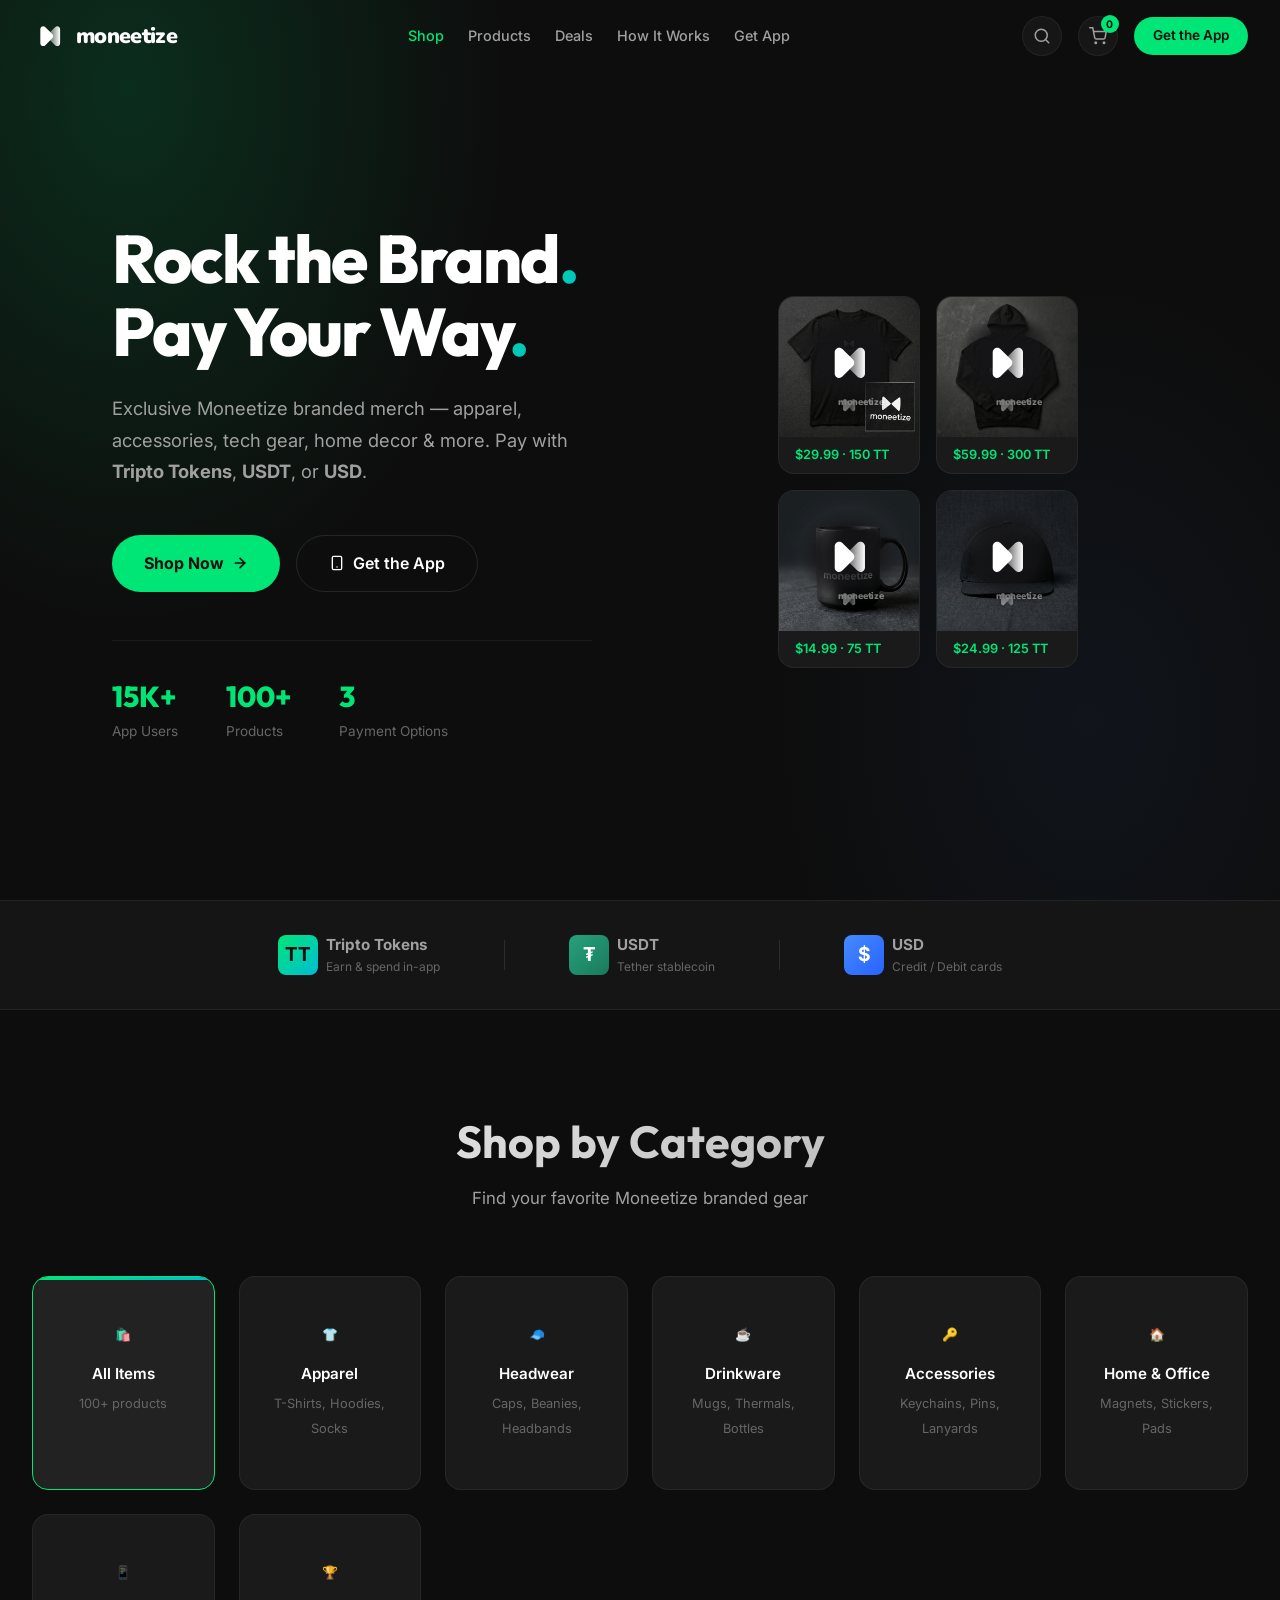
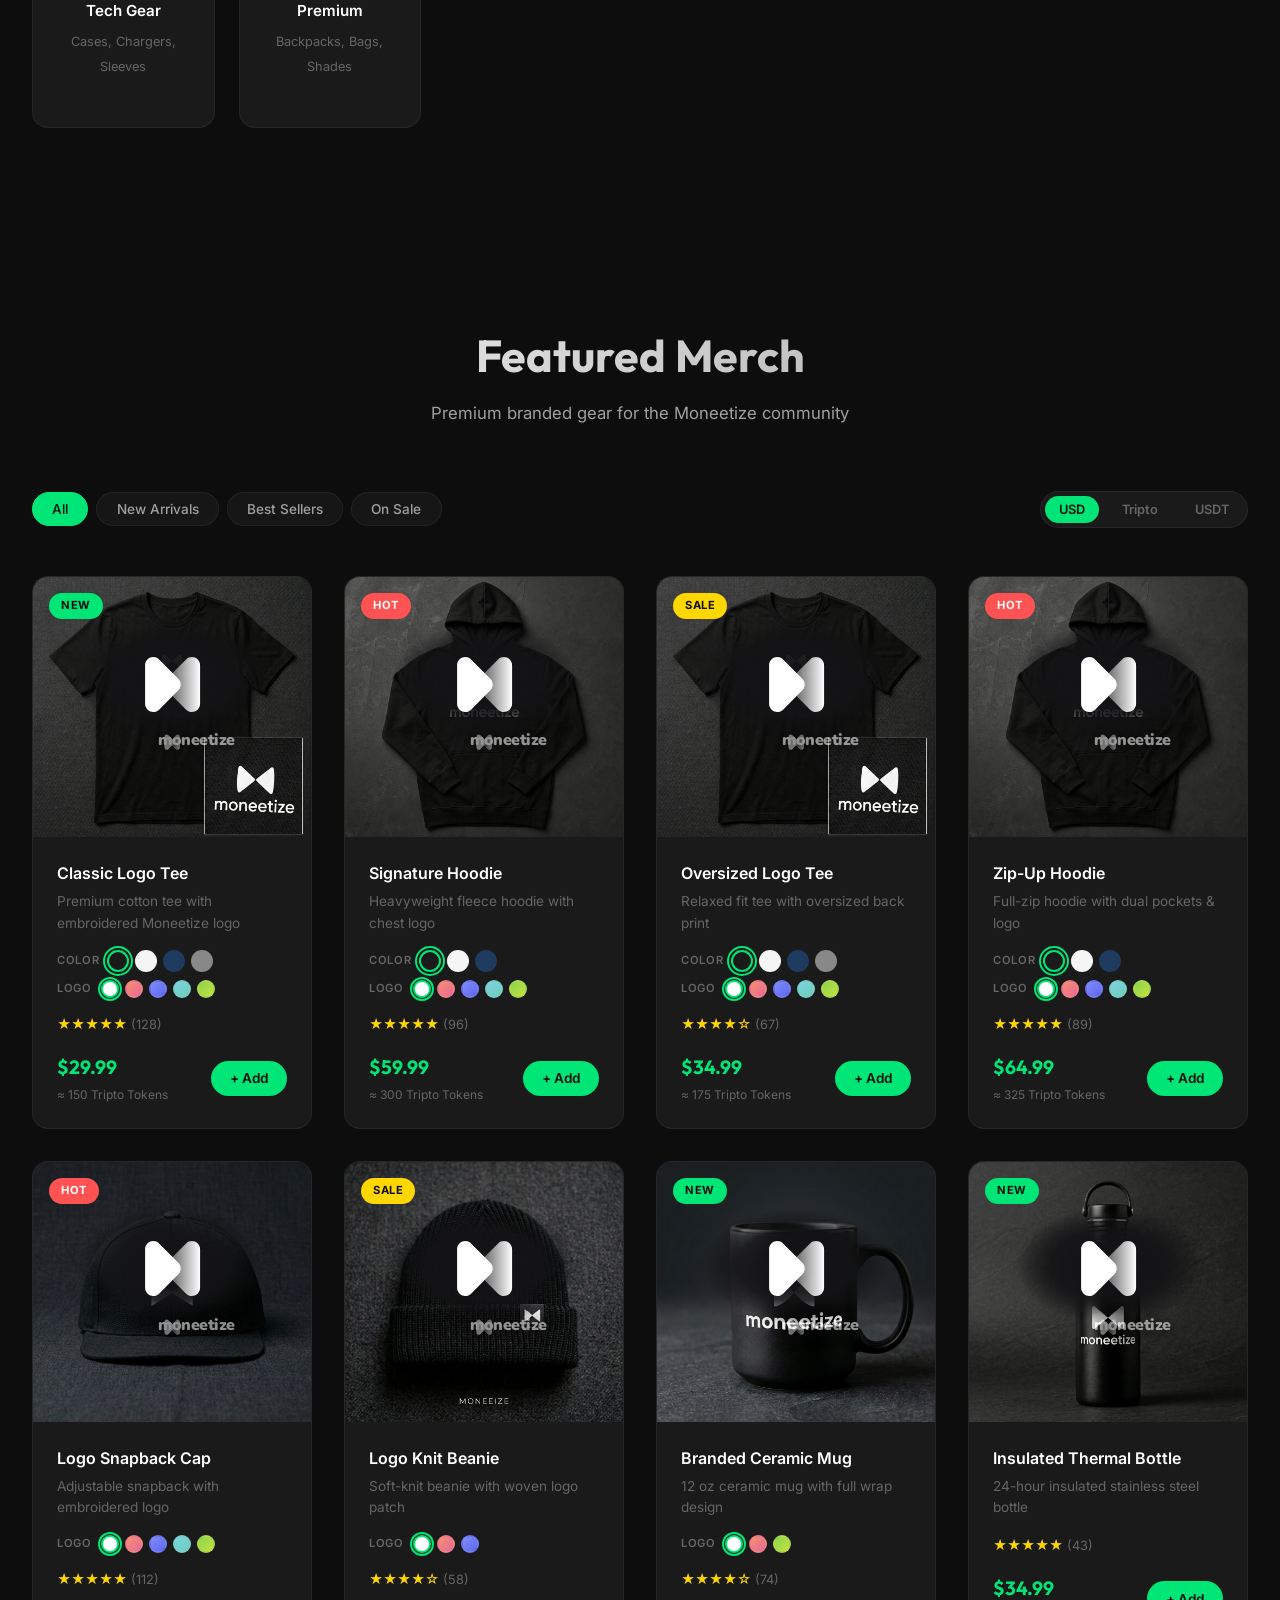
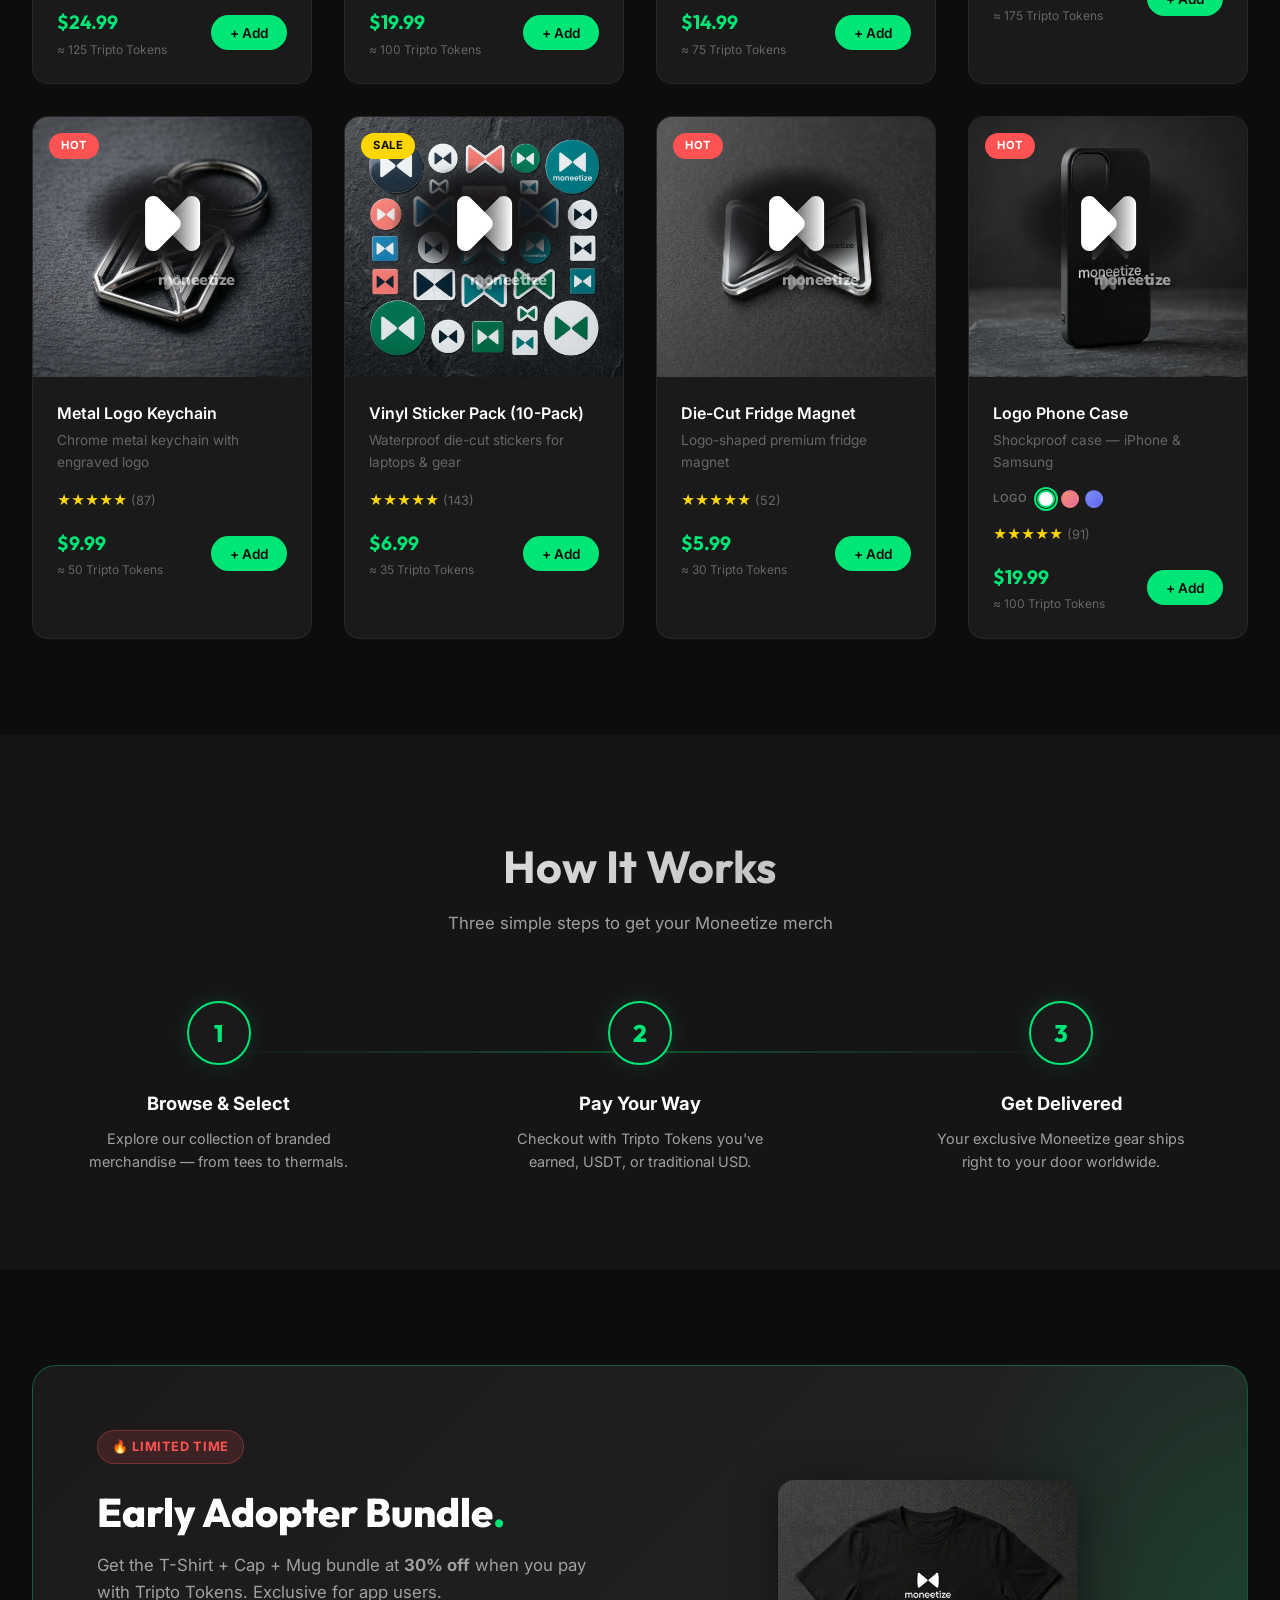
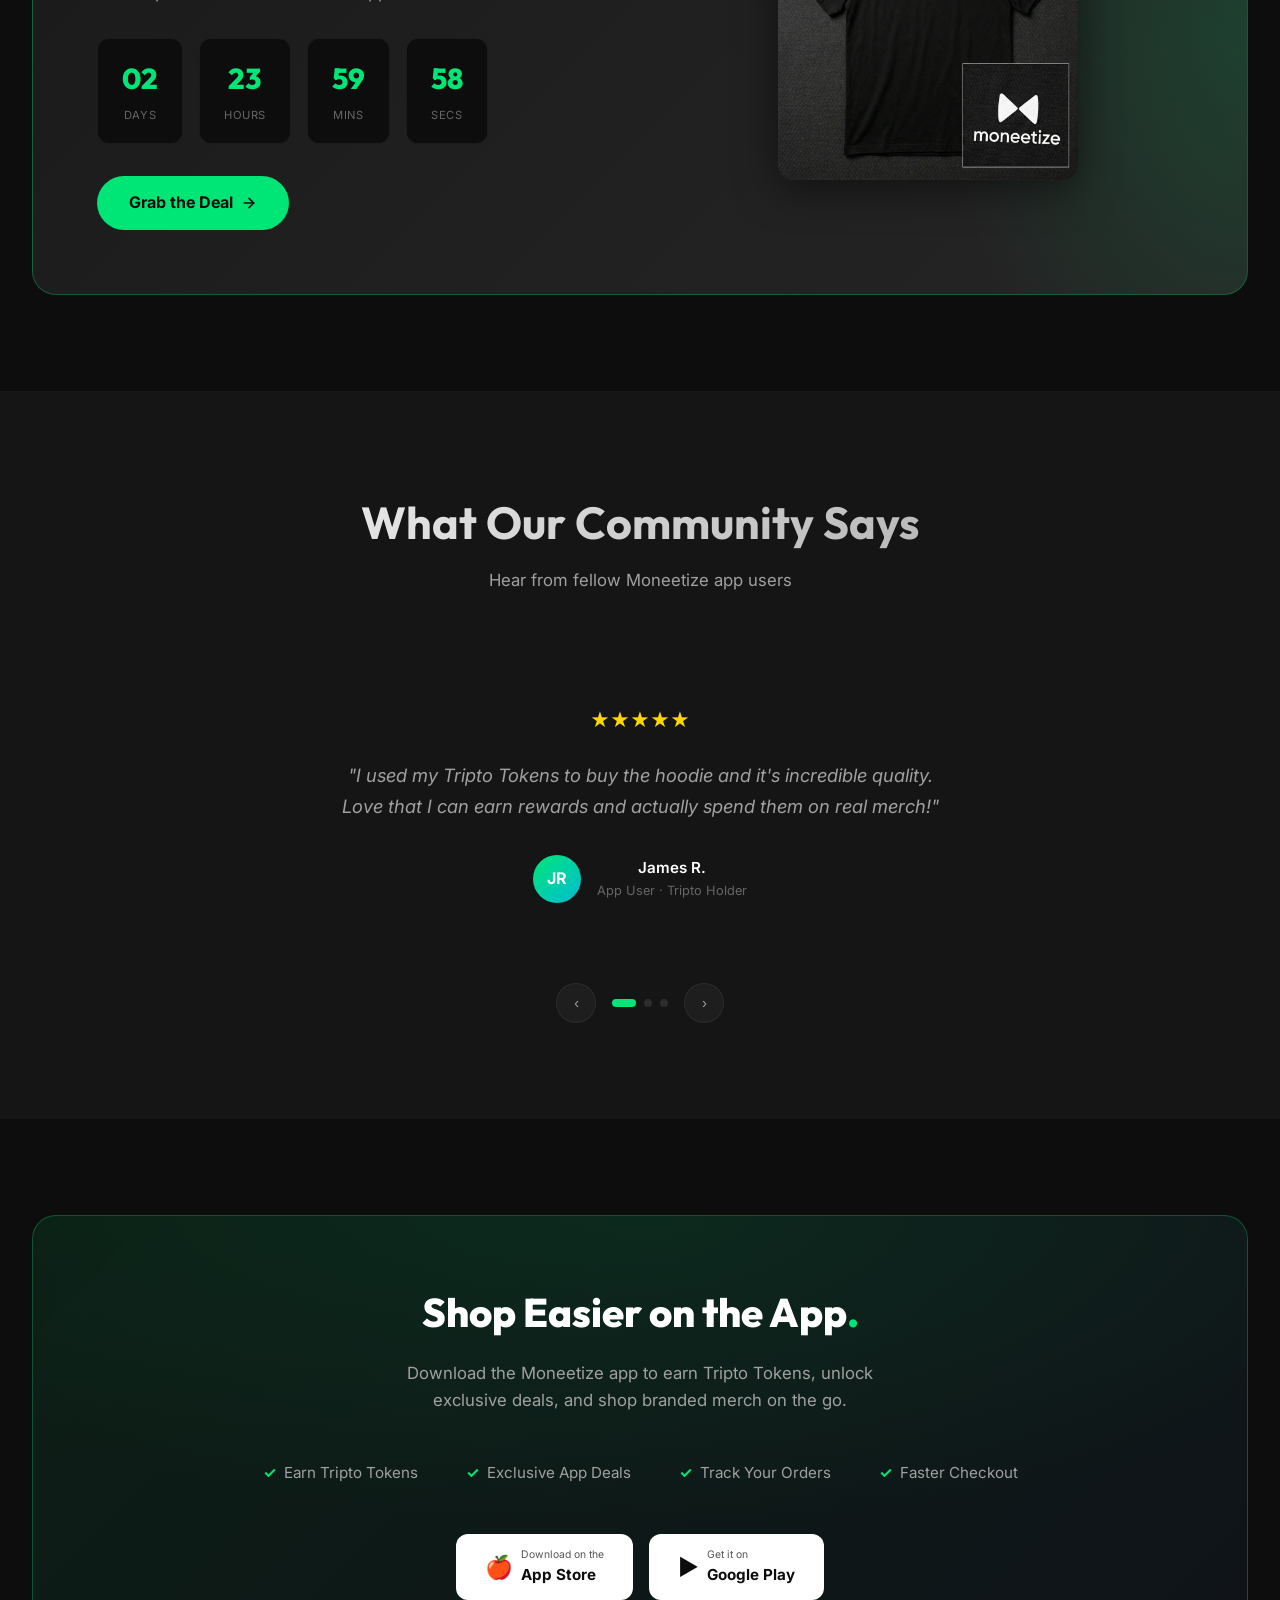
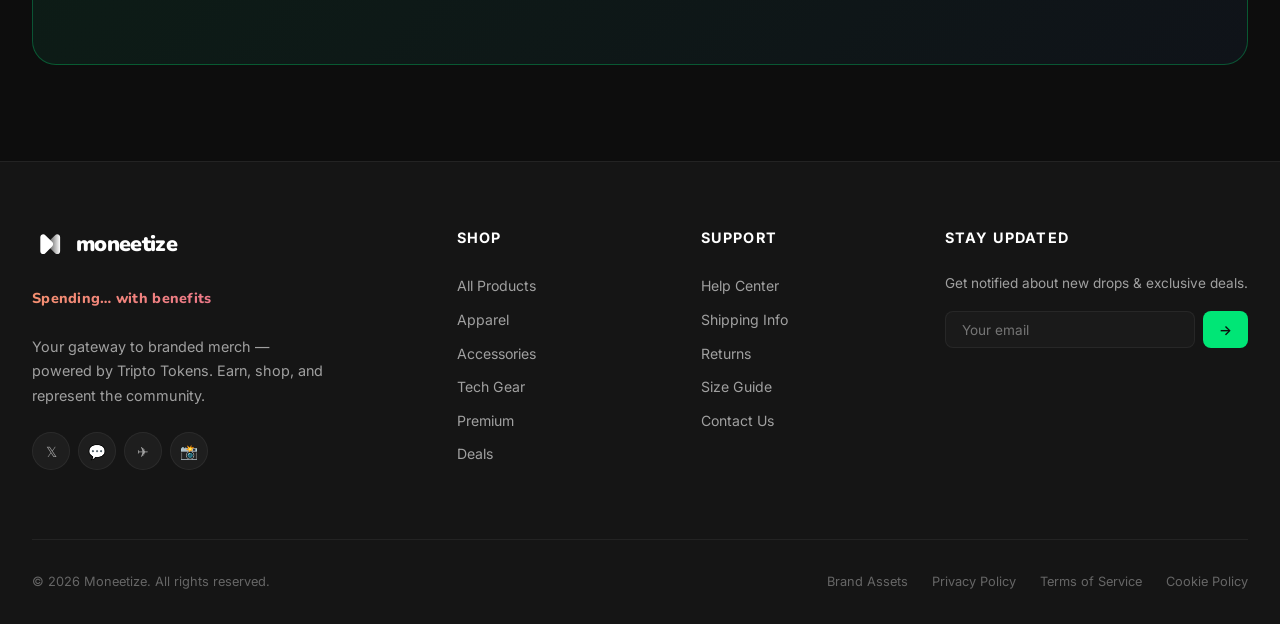
<file: index.html>
<!DOCTYPE html>
<html lang="en">
<head>
  <meta charset="UTF-8">
  <meta name="viewport" content="width=device-width, initial-scale=1.0">
  <meta name="description" content="Moneetize Marketplace — Shop branded merch, pay with Tripto Tokens, USDT, or USD. T-shirts, mugs, caps, beanies, thermals and more.">
  <title>Moneetize — Branded Merchandise Marketplace</title>
  <link rel="icon" type="image/svg+xml" href="assets/logos/icon-black.svg">
  <link rel="preconnect" href="https://fonts.googleapis.com">
  <link rel="preconnect" href="https://fonts.gstatic.com" crossorigin>
  <link href="https://fonts.googleapis.com/css2?family=Nunito:wght@800;900&display=swap" rel="stylesheet">
  <link rel="stylesheet" href="styles.css">
  <link rel="stylesheet" href="variant-styles.css">
</head>
<body>

  <!-- ======= HEADER ======= -->
  <header class="header" id="header">
    <div class="container">
      <nav class="nav">
        <a href="#" class="logo">
          <svg class="brand-icon" viewBox="0 0 200 200" xmlns="http://www.w3.org/2000/svg" width="36" height="36" aria-hidden="true"><defs><linearGradient id="h-fade" x1="156.2" y1="101" x2="84.9" y2="101" gradientUnits="userSpaceOnUse"><stop stop-color="#fff"/><stop offset="1" stop-color="#fff" stop-opacity=".2"/></linearGradient></defs><path d="M89.6,112.7 C83.2,106.3 83.2,95.9 89.6,89.5 L128.2,50.9 C138.5,40.6 156.2,47.9 156.2,62.5 V139.7 C156.2,154.3 138.5,161.7 128.2,151.3Z" fill="url(#h-fade)"/><path d="M112.7,112.7 C119.1,106.3 119.1,95.9 112.7,89.5 L74.1,50.9 C63.9,40.6 46.2,47.9 46.2,62.5 V139.7 C46.2,154.3 63.9,161.7 74.1,151.3Z" fill="#fff"/></svg>
          <span class="logo-wordmark">moneetize</span>
        </a>

        <div class="nav-links" id="navLinks">
          <a href="#categories" class="active">Shop</a>
          <a href="#products">Products</a>
          <a href="#deals">Deals</a>
          <a href="#how-it-works">How It Works</a>
          <a href="#app-cta">Get App</a>
        </div>

        <div class="nav-actions">
          <button class="search-toggle" id="searchToggle" aria-label="Search">
            <svg width="18" height="18" viewBox="0 0 24 24" fill="none" stroke="currentColor" stroke-width="2" stroke-linecap="round"><circle cx="11" cy="11" r="8"/><line x1="21" y1="21" x2="16.65" y2="16.65"/></svg>
          </button>

          <button class="cart-toggle" id="cartToggle" aria-label="Cart">
            <svg width="18" height="18" viewBox="0 0 24 24" fill="none" stroke="currentColor" stroke-width="2" stroke-linecap="round"><circle cx="9" cy="21" r="1"/><circle cx="20" cy="21" r="1"/><path d="M1 1h4l2.68 13.39a2 2 0 0 0 2 1.61h9.72a2 2 0 0 0 2-1.61L23 6H6"/></svg>
            <span class="cart-badge" id="cartBadge">0</span>
          </button>

          <a href="#app-cta" class="btn-get-app">Get the App</a>

          <button class="mobile-toggle" id="mobileToggle" aria-label="Menu">
            <span></span><span></span><span></span>
          </button>
        </div>
      </nav>
    </div>
  </header>

  <!-- Mobile Menu -->
  <div class="mobile-menu" id="mobileMenu">
    <button class="mobile-menu-close" id="mobileClose">✕</button>
    <a href="#categories" onclick="closeMobileMenu()">Shop</a>
    <a href="#products" onclick="closeMobileMenu()">Products</a>
    <a href="#deals" onclick="closeMobileMenu()">Deals</a>
    <a href="#how-it-works" onclick="closeMobileMenu()">How It Works</a>
    <a href="#app-cta" onclick="closeMobileMenu()">Get App</a>
  </div>

  <!-- Search Overlay -->
  <div class="search-overlay" id="searchOverlay">
    <button class="search-close" id="searchClose">✕</button>
    <div class="search-overlay-content">
      <input type="text" placeholder="Search for merch…" id="searchInput" autocomplete="off">
    </div>
  </div>

  <!-- ======= HERO ======= -->
  <section class="hero" id="hero">
    <div class="container">
      <div class="hero-content">
        <div class="hero-text">
          <h1>Rock the Brand<span class="highlight">.</span><br>Pay Your Way<span class="highlight">.</span></h1>
          <p>Exclusive Moneetize branded merch — apparel, accessories, tech gear, home decor &amp; more. Pay with <strong>Tripto Tokens</strong>, <strong>USDT</strong>, or <strong>USD</strong>.</p>
          <div class="hero-buttons">
            <a href="#products" class="btn-primary">
              <span>Shop Now</span>
              <svg width="16" height="16" viewBox="0 0 24 24" fill="none" stroke="currentColor" stroke-width="2.5" stroke-linecap="round"><line x1="5" y1="12" x2="19" y2="12"/><polyline points="12 5 19 12 12 19"/></svg>
            </a>
            <a href="#app-cta" class="btn-secondary">
              <svg width="16" height="16" viewBox="0 0 24 24" fill="none" stroke="currentColor" stroke-width="2" stroke-linecap="round"><rect x="5" y="2" width="14" height="20" rx="2" ry="2"/><line x1="12" y1="18" x2="12.01" y2="18"/></svg>
              <span>Get the App</span>
            </a>
          </div>
          <div class="hero-stats">
            <div class="stat-item">
              <div class="stat-number">15K+</div>
              <div class="stat-label">App Users</div>
            </div>
            <div class="stat-item">
              <div class="stat-number">100+</div>
              <div class="stat-label">Products</div>
            </div>
            <div class="stat-item">
              <div class="stat-number">3</div>
              <div class="stat-label">Payment Options</div>
            </div>
          </div>
        </div>

        <div class="hero-visual">
          <div class="hero-product-grid">
            <div class="hero-product-card">
              <img src="images/tshirt.png" alt="Moneetize T-Shirt">
              <div class="price-tag">$29.99 · 150 TT</div>
            </div>
            <div class="hero-product-card">
              <img src="images/hoodie.png" alt="Moneetize Hoodie">
              <div class="price-tag">$59.99 · 300 TT</div>
            </div>
            <div class="hero-product-card">
              <img src="images/mug.png" alt="Moneetize Mug">
              <div class="price-tag">$14.99 · 75 TT</div>
            </div>
            <div class="hero-product-card">
              <img src="images/cap.png" alt="Moneetize Cap">
              <div class="price-tag">$24.99 · 125 TT</div>
            </div>
          </div>
        </div>
      </div>
    </div>
  </section>

  <!-- ======= PAYMENT BANNER ======= -->
  <section class="payment-banner">
    <div class="container">
      <div class="payment-banner-inner">
        <div class="payment-method">
          <div class="payment-icon tripto">TT</div>
          <div>
            <strong>Tripto Tokens</strong>
            <small style="display:block;color:var(--text-muted);font-size:0.75rem;">Earn & spend in-app</small>
          </div>
        </div>
        <div class="payment-divider"></div>
        <div class="payment-method">
          <div class="payment-icon usdt">₮</div>
          <div>
            <strong>USDT</strong>
            <small style="display:block;color:var(--text-muted);font-size:0.75rem;">Tether stablecoin</small>
          </div>
        </div>
        <div class="payment-divider"></div>
        <div class="payment-method">
          <div class="payment-icon usd">$</div>
          <div>
            <strong>USD</strong>
            <small style="display:block;color:var(--text-muted);font-size:0.75rem;">Credit / Debit cards</small>
          </div>
        </div>
      </div>
    </div>
  </section>

  <!-- ======= CATEGORIES ======= -->
  <section class="categories" id="categories">
    <div class="container">
      <div class="section-header reveal">
        <h2>Shop by Category</h2>
        <p>Find your favorite Moneetize branded gear</p>
      </div>
      <div class="categories-grid">
        <div class="category-card reveal active" data-category="all" onclick="filterCategory('all')">
          <span class="category-icon">🛍️</span>
          <h3>All Items</h3>
          <span>100+ products</span>
        </div>
        <div class="category-card reveal" data-category="apparel" onclick="filterCategory('apparel')">
          <span class="category-icon">👕</span>
          <h3>Apparel</h3>
          <span>T-Shirts, Hoodies, Socks</span>
        </div>
        <div class="category-card reveal" data-category="headwear" onclick="filterCategory('headwear')">
          <span class="category-icon">🧢</span>
          <h3>Headwear</h3>
          <span>Caps, Beanies, Headbands</span>
        </div>
        <div class="category-card reveal" data-category="drinkware" onclick="filterCategory('drinkware')">
          <span class="category-icon">☕</span>
          <h3>Drinkware</h3>
          <span>Mugs, Thermals, Bottles</span>
        </div>
        <div class="category-card reveal" data-category="accessories" onclick="filterCategory('accessories')">
          <span class="category-icon">🔑</span>
          <h3>Accessories</h3>
          <span>Keychains, Pins, Lanyards</span>
        </div>
        <div class="category-card reveal" data-category="home" onclick="filterCategory('home')">
          <span class="category-icon">🏠</span>
          <h3>Home & Office</h3>
          <span>Magnets, Stickers, Pads</span>
        </div>
        <div class="category-card reveal" data-category="tech" onclick="filterCategory('tech')">
          <span class="category-icon">📱</span>
          <h3>Tech Gear</h3>
          <span>Cases, Chargers, Sleeves</span>
        </div>
        <div class="category-card reveal" data-category="premium" onclick="filterCategory('premium')">
          <span class="category-icon">🏆</span>
          <h3>Premium</h3>
          <span>Backpacks, Bags, Shades</span>
        </div>
      </div>
    </div>
  </section>

  <!-- ======= PRODUCTS ======= -->
  <section class="products" id="products">
    <div class="container">
      <div class="section-header reveal">
        <h2>Featured Merch</h2>
        <p>Premium branded gear for the Moneetize community</p>
      </div>

      <div class="products-toolbar reveal">
        <div class="filter-tabs">
          <button class="filter-tab active" data-filter="all" onclick="filterProducts('all')">All</button>
          <button class="filter-tab" data-filter="new" onclick="filterProducts('new')">New Arrivals</button>
          <button class="filter-tab" data-filter="hot" onclick="filterProducts('hot')">Best Sellers</button>
          <button class="filter-tab" data-filter="sale" onclick="filterProducts('sale')">On Sale</button>
        </div>
        <div class="currency-toggle">
          <button class="currency-btn active" data-currency="usd" onclick="switchCurrency('usd')">USD</button>
          <button class="currency-btn" data-currency="tripto" onclick="switchCurrency('tripto')">Tripto</button>
          <button class="currency-btn" data-currency="usdt" onclick="switchCurrency('usdt')">USDT</button>
        </div>
      </div>

      <div class="products-grid" id="productsGrid">
        <!-- ===== APPAREL ===== -->
        <div class="product-card reveal" data-category="apparel" data-tag="new" data-product-id="classic-tee">
          <div class="product-image">
            <img src="images/tshirt.png" alt="Classic Logo Tee" id="img-classic-tee">
            <span class="product-badge new">New</span>
            <button class="product-wishlist" aria-label="Wishlist">♡</button>
          </div>
          <div class="product-info">
            <h3>Classic Logo Tee</h3>
            <p class="product-desc">Premium cotton tee with embroidered Moneetize logo</p>
            <div class="variant-selectors">
              <div class="variant-group">
                <label>Color</label>
                <div class="variant-swatches garment-swatches" data-target="img-classic-tee" data-base="images/tshirt">
                  <button class="swatch active" data-variant="black" style="background:#1a1a1a" title="Black" onclick="selectGarmentColor(this)"></button>
                  <button class="swatch" data-variant="white" style="background:#f5f5f5" title="White" onclick="selectGarmentColor(this)"></button>
                  <button class="swatch" data-variant="navy" style="background:#1e3a5f" title="Navy" onclick="selectGarmentColor(this)"></button>
                  <button class="swatch" data-variant="gray" style="background:#888" title="Gray" onclick="selectGarmentColor(this)"></button>
                </div>
              </div>
              <div class="variant-group">
                <label>Logo</label>
                <div class="variant-swatches logo-swatches">
                  <button class="swatch-logo active" data-logo="white" style="background:#fff" title="White" onclick="selectLogoColor(this)"></button>
                  <button class="swatch-logo" data-logo="coral" style="background:linear-gradient(135deg,#F4906E,#E8699A)" title="Coral" onclick="selectLogoColor(this)"></button>
                  <button class="swatch-logo" data-logo="blue" style="background:linear-gradient(135deg,#7B8EF6,#6366F1)" title="Blue" onclick="selectLogoColor(this)"></button>
                  <button class="swatch-logo" data-logo="teal" style="background:linear-gradient(135deg,#7DD3E6,#6ECDB4)" title="Teal" onclick="selectLogoColor(this)"></button>
                  <button class="swatch-logo" data-logo="green" style="background:linear-gradient(135deg,#8BD44E,#C6E040)" title="Green" onclick="selectLogoColor(this)"></button>
                </div>
              </div>
            </div>
            <div class="product-rating"><span class="stars">★★★★★</span><span class="count">(128)</span></div>
            <div class="product-pricing">
              <div><span class="price" data-usd="29.99" data-tripto="150" data-usdt="29.99">$29.99</span><span class="price-alt">≈ 150 Tripto Tokens</span></div>
              <button class="btn-add-cart" onclick="addToCart('Classic Logo Tee', 29.99, 'images/tshirt.png', this)">+ Add</button>
            </div>
          </div>
        </div>

        <div class="product-card reveal" data-category="apparel" data-tag="hot" data-product-id="sig-hoodie">
          <div class="product-image">
            <img src="images/hoodie.png" alt="Signature Hoodie" id="img-sig-hoodie">
            <span class="product-badge hot">Hot</span>
            <button class="product-wishlist" aria-label="Wishlist">♡</button>
          </div>
          <div class="product-info">
            <h3>Signature Hoodie</h3>
            <p class="product-desc">Heavyweight fleece hoodie with chest logo</p>
            <div class="variant-selectors">
              <div class="variant-group">
                <label>Color</label>
                <div class="variant-swatches garment-swatches" data-target="img-sig-hoodie" data-base="images/hoodie">
                  <button class="swatch active" data-variant="black" style="background:#1a1a1a" title="Black" onclick="selectGarmentColor(this)"></button>
                  <button class="swatch" data-variant="white" style="background:#f5f5f5" title="White" onclick="selectGarmentColor(this)"></button>
                  <button class="swatch" data-variant="navy" style="background:#1e3a5f" title="Navy" onclick="selectGarmentColor(this)"></button>
                </div>
              </div>
              <div class="variant-group">
                <label>Logo</label>
                <div class="variant-swatches logo-swatches">
                  <button class="swatch-logo active" data-logo="white" style="background:#fff" title="White" onclick="selectLogoColor(this)"></button>
                  <button class="swatch-logo" data-logo="coral" style="background:linear-gradient(135deg,#F4906E,#E8699A)" title="Coral" onclick="selectLogoColor(this)"></button>
                  <button class="swatch-logo" data-logo="blue" style="background:linear-gradient(135deg,#7B8EF6,#6366F1)" title="Blue" onclick="selectLogoColor(this)"></button>
                  <button class="swatch-logo" data-logo="teal" style="background:linear-gradient(135deg,#7DD3E6,#6ECDB4)" title="Teal" onclick="selectLogoColor(this)"></button>
                  <button class="swatch-logo" data-logo="green" style="background:linear-gradient(135deg,#8BD44E,#C6E040)" title="Green" onclick="selectLogoColor(this)"></button>
                </div>
              </div>
            </div>
            <div class="product-rating"><span class="stars">★★★★★</span><span class="count">(96)</span></div>
            <div class="product-pricing">
              <div><span class="price" data-usd="59.99" data-tripto="300" data-usdt="59.99">$59.99</span><span class="price-alt">≈ 300 Tripto Tokens</span></div>
              <button class="btn-add-cart" onclick="addToCart('Signature Hoodie', 59.99, 'images/hoodie.png', this)">+ Add</button>
            </div>
          </div>
        </div>

        <div class="product-card reveal" data-category="apparel" data-tag="sale" data-product-id="oversized-tee">
          <div class="product-image">
            <img src="images/tshirt.png" alt="Oversized Logo Tee" id="img-oversized-tee">
            <span class="product-badge sale">Sale</span>
            <button class="product-wishlist" aria-label="Wishlist">♡</button>
          </div>
          <div class="product-info">
            <h3>Oversized Logo Tee</h3>
            <p class="product-desc">Relaxed fit tee with oversized back print</p>
            <div class="variant-selectors">
              <div class="variant-group">
                <label>Color</label>
                <div class="variant-swatches garment-swatches" data-target="img-oversized-tee" data-base="images/tshirt">
                  <button class="swatch active" data-variant="black" style="background:#1a1a1a" title="Black" onclick="selectGarmentColor(this)"></button>
                  <button class="swatch" data-variant="white" style="background:#f5f5f5" title="White" onclick="selectGarmentColor(this)"></button>
                  <button class="swatch" data-variant="navy" style="background:#1e3a5f" title="Navy" onclick="selectGarmentColor(this)"></button>
                  <button class="swatch" data-variant="gray" style="background:#888" title="Gray" onclick="selectGarmentColor(this)"></button>
                </div>
              </div>
              <div class="variant-group">
                <label>Logo</label>
                <div class="variant-swatches logo-swatches">
                  <button class="swatch-logo active" data-logo="white" style="background:#fff" title="White" onclick="selectLogoColor(this)"></button>
                  <button class="swatch-logo" data-logo="coral" style="background:linear-gradient(135deg,#F4906E,#E8699A)" title="Coral" onclick="selectLogoColor(this)"></button>
                  <button class="swatch-logo" data-logo="blue" style="background:linear-gradient(135deg,#7B8EF6,#6366F1)" title="Blue" onclick="selectLogoColor(this)"></button>
                  <button class="swatch-logo" data-logo="teal" style="background:linear-gradient(135deg,#7DD3E6,#6ECDB4)" title="Teal" onclick="selectLogoColor(this)"></button>
                  <button class="swatch-logo" data-logo="green" style="background:linear-gradient(135deg,#8BD44E,#C6E040)" title="Green" onclick="selectLogoColor(this)"></button>
                </div>
              </div>
            </div>
            <div class="product-rating"><span class="stars">★★★★☆</span><span class="count">(67)</span></div>
            <div class="product-pricing">
              <div><span class="price" data-usd="34.99" data-tripto="175" data-usdt="34.99">$34.99</span><span class="price-alt">≈ 175 Tripto Tokens</span></div>
              <button class="btn-add-cart" onclick="addToCart('Oversized Logo Tee', 34.99, 'images/tshirt.png', this)">+ Add</button>
            </div>
          </div>
        </div>

        <div class="product-card reveal" data-category="apparel" data-tag="hot" data-product-id="zip-hoodie">
          <div class="product-image">
            <img src="images/hoodie.png" alt="Zip-Up Hoodie" id="img-zip-hoodie">
            <span class="product-badge hot">Hot</span>
            <button class="product-wishlist" aria-label="Wishlist">♡</button>
          </div>
          <div class="product-info">
            <h3>Zip-Up Hoodie</h3>
            <p class="product-desc">Full-zip hoodie with dual pockets & logo</p>
            <div class="variant-selectors">
              <div class="variant-group">
                <label>Color</label>
                <div class="variant-swatches garment-swatches" data-target="img-zip-hoodie" data-base="images/hoodie">
                  <button class="swatch active" data-variant="black" style="background:#1a1a1a" title="Black" onclick="selectGarmentColor(this)"></button>
                  <button class="swatch" data-variant="white" style="background:#f5f5f5" title="White" onclick="selectGarmentColor(this)"></button>
                  <button class="swatch" data-variant="navy" style="background:#1e3a5f" title="Navy" onclick="selectGarmentColor(this)"></button>
                </div>
              </div>
              <div class="variant-group">
                <label>Logo</label>
                <div class="variant-swatches logo-swatches">
                  <button class="swatch-logo active" data-logo="white" style="background:#fff" title="White" onclick="selectLogoColor(this)"></button>
                  <button class="swatch-logo" data-logo="coral" style="background:linear-gradient(135deg,#F4906E,#E8699A)" title="Coral" onclick="selectLogoColor(this)"></button>
                  <button class="swatch-logo" data-logo="blue" style="background:linear-gradient(135deg,#7B8EF6,#6366F1)" title="Blue" onclick="selectLogoColor(this)"></button>
                  <button class="swatch-logo" data-logo="teal" style="background:linear-gradient(135deg,#7DD3E6,#6ECDB4)" title="Teal" onclick="selectLogoColor(this)"></button>
                  <button class="swatch-logo" data-logo="green" style="background:linear-gradient(135deg,#8BD44E,#C6E040)" title="Green" onclick="selectLogoColor(this)"></button>
                </div>
              </div>
            </div>
            <div class="product-rating"><span class="stars">★★★★★</span><span class="count">(89)</span></div>
            <div class="product-pricing">
              <div><span class="price" data-usd="64.99" data-tripto="325" data-usdt="64.99">$64.99</span><span class="price-alt">≈ 325 Tripto Tokens</span></div>
              <button class="btn-add-cart" onclick="addToCart('Zip-Up Hoodie', 64.99, 'images/hoodie.png', this)">+ Add</button>
            </div>
          </div>
        </div>

        <!-- ===== HEADWEAR ===== -->
        <div class="product-card reveal" data-category="headwear" data-tag="hot">
          <div class="product-image">
            <img src="images/cap.png" alt="Logo Snapback Cap">
            <span class="product-badge hot">Hot</span>
            <button class="product-wishlist" aria-label="Wishlist">♡</button>
          </div>
          <div class="product-info">
            <h3>Logo Snapback Cap</h3>
            <p class="product-desc">Adjustable snapback with embroidered logo</p>
            <div class="variant-selectors">
              <div class="variant-group">
                <label>Logo</label>
                <div class="variant-swatches logo-swatches">
                  <button class="swatch-logo active" data-logo="white" style="background:#fff" title="White" onclick="selectLogoColor(this)"></button>
                  <button class="swatch-logo" data-logo="coral" style="background:linear-gradient(135deg,#F4906E,#E8699A)" title="Coral" onclick="selectLogoColor(this)"></button>
                  <button class="swatch-logo" data-logo="blue" style="background:linear-gradient(135deg,#7B8EF6,#6366F1)" title="Blue" onclick="selectLogoColor(this)"></button>
                  <button class="swatch-logo" data-logo="teal" style="background:linear-gradient(135deg,#7DD3E6,#6ECDB4)" title="Teal" onclick="selectLogoColor(this)"></button>
                  <button class="swatch-logo" data-logo="green" style="background:linear-gradient(135deg,#8BD44E,#C6E040)" title="Green" onclick="selectLogoColor(this)"></button>
                </div>
              </div>
            </div>
            <div class="product-rating"><span class="stars">★★★★★</span><span class="count">(112)</span></div>
            <div class="product-pricing">
              <div><span class="price" data-usd="24.99" data-tripto="125" data-usdt="24.99">$24.99</span><span class="price-alt">≈ 125 Tripto Tokens</span></div>
              <button class="btn-add-cart" onclick="addToCart('Logo Snapback Cap', 24.99, 'images/cap.png', this)">+ Add</button>
            </div>
          </div>
        </div>

        <div class="product-card reveal" data-category="headwear" data-tag="sale">
          <div class="product-image">
            <img src="images/beanie.png" alt="Logo Knit Beanie">
            <span class="product-badge sale">Sale</span>
            <button class="product-wishlist" aria-label="Wishlist">♡</button>
          </div>
          <div class="product-info">
            <h3>Logo Knit Beanie</h3>
            <p class="product-desc">Soft-knit beanie with woven logo patch</p>
            <div class="variant-selectors">
              <div class="variant-group">
                <label>Logo</label>
                <div class="variant-swatches logo-swatches">
                  <button class="swatch-logo active" data-logo="white" style="background:#fff" title="White" onclick="selectLogoColor(this)"></button>
                  <button class="swatch-logo" data-logo="coral" style="background:linear-gradient(135deg,#F4906E,#E8699A)" title="Coral" onclick="selectLogoColor(this)"></button>
                  <button class="swatch-logo" data-logo="blue" style="background:linear-gradient(135deg,#7B8EF6,#6366F1)" title="Blue" onclick="selectLogoColor(this)"></button>
                </div>
              </div>
            </div>
            <div class="product-rating"><span class="stars">★★★★☆</span><span class="count">(58)</span></div>
            <div class="product-pricing">
              <div><span class="price" data-usd="19.99" data-tripto="100" data-usdt="19.99">$19.99</span><span class="price-alt">≈ 100 Tripto Tokens</span></div>
              <button class="btn-add-cart" onclick="addToCart('Logo Knit Beanie', 19.99, 'images/beanie.png', this)">+ Add</button>
            </div>
          </div>
        </div>

        <!-- ===== DRINKWARE ===== -->
        <div class="product-card reveal" data-category="drinkware" data-tag="new">
          <div class="product-image">
            <img src="images/mug.png" alt="Branded Ceramic Mug">
            <span class="product-badge new">New</span>
            <button class="product-wishlist" aria-label="Wishlist">♡</button>
          </div>
          <div class="product-info">
            <h3>Branded Ceramic Mug</h3>
            <p class="product-desc">12 oz ceramic mug with full wrap design</p>
            <div class="variant-selectors">
              <div class="variant-group">
                <label>Logo</label>
                <div class="variant-swatches logo-swatches">
                  <button class="swatch-logo active" data-logo="white" style="background:#fff" title="White" onclick="selectLogoColor(this)"></button>
                  <button class="swatch-logo" data-logo="coral" style="background:linear-gradient(135deg,#F4906E,#E8699A)" title="Coral" onclick="selectLogoColor(this)"></button>
                  <button class="swatch-logo" data-logo="green" style="background:linear-gradient(135deg,#8BD44E,#C6E040)" title="Green" onclick="selectLogoColor(this)"></button>
                </div>
              </div>
            </div>
            <div class="product-rating"><span class="stars">★★★★☆</span><span class="count">(74)</span></div>
            <div class="product-pricing">
              <div><span class="price" data-usd="14.99" data-tripto="75" data-usdt="14.99">$14.99</span><span class="price-alt">≈ 75 Tripto Tokens</span></div>
              <button class="btn-add-cart" onclick="addToCart('Branded Ceramic Mug', 14.99, 'images/mug.png', this)">+ Add</button>
            </div>
          </div>
        </div>

        <div class="product-card reveal" data-category="drinkware" data-tag="new">
          <div class="product-image">
            <img src="images/thermal.png" alt="Insulated Thermal Bottle">
            <span class="product-badge new">New</span>
            <button class="product-wishlist" aria-label="Wishlist">♡</button>
          </div>
          <div class="product-info">
            <h3>Insulated Thermal Bottle</h3>
            <p class="product-desc">24-hour insulated stainless steel bottle</p>
            <div class="product-rating"><span class="stars">★★★★★</span><span class="count">(43)</span></div>
            <div class="product-pricing">
              <div><span class="price" data-usd="34.99" data-tripto="175" data-usdt="34.99">$34.99</span><span class="price-alt">≈ 175 Tripto Tokens</span></div>
              <button class="btn-add-cart" onclick="addToCart('Insulated Thermal Bottle', 34.99, 'images/thermal.png', this)">+ Add</button>
            </div>
          </div>
        </div>

        <!-- ===== ACCESSORIES ===== -->
        <div class="product-card reveal" data-category="accessories" data-tag="hot">
          <div class="product-image">
            <img src="images/keychain.png" alt="Metal Logo Keychain">
            <span class="product-badge hot">Hot</span>
            <button class="product-wishlist" aria-label="Wishlist">♡</button>
          </div>
          <div class="product-info">
            <h3>Metal Logo Keychain</h3>
            <p class="product-desc">Chrome metal keychain with engraved logo</p>
            <div class="product-rating"><span class="stars">★★★★★</span><span class="count">(87)</span></div>
            <div class="product-pricing">
              <div><span class="price" data-usd="9.99" data-tripto="50" data-usdt="9.99">$9.99</span><span class="price-alt">≈ 50 Tripto Tokens</span></div>
              <button class="btn-add-cart" onclick="addToCart('Metal Logo Keychain', 9.99, 'images/keychain.png', this)">+ Add</button>
            </div>
          </div>
        </div>

        <div class="product-card reveal" data-category="accessories" data-tag="sale">
          <div class="product-image">
            <img src="images/stickers.png" alt="Vinyl Sticker Pack">
            <span class="product-badge sale">Sale</span>
            <button class="product-wishlist" aria-label="Wishlist">♡</button>
          </div>
          <div class="product-info">
            <h3>Vinyl Sticker Pack (10-Pack)</h3>
            <p class="product-desc">Waterproof die-cut stickers for laptops & gear</p>
            <div class="product-rating"><span class="stars">★★★★★</span><span class="count">(143)</span></div>
            <div class="product-pricing">
              <div><span class="price" data-usd="6.99" data-tripto="35" data-usdt="6.99">$6.99</span><span class="price-alt">≈ 35 Tripto Tokens</span></div>
              <button class="btn-add-cart" onclick="addToCart('Vinyl Sticker Pack', 6.99, 'images/stickers.png', this)">+ Add</button>
            </div>
          </div>
        </div>

        <!-- ===== HOME & OFFICE ===== -->
        <div class="product-card reveal" data-category="home" data-tag="hot">
          <div class="product-image">
            <img src="images/magnet.png" alt="Die-Cut Fridge Magnet">
            <span class="product-badge hot">Hot</span>
            <button class="product-wishlist" aria-label="Wishlist">♡</button>
          </div>
          <div class="product-info">
            <h3>Die-Cut Fridge Magnet</h3>
            <p class="product-desc">Logo-shaped premium fridge magnet</p>
            <div class="product-rating"><span class="stars">★★★★★</span><span class="count">(52)</span></div>
            <div class="product-pricing">
              <div><span class="price" data-usd="5.99" data-tripto="30" data-usdt="5.99">$5.99</span><span class="price-alt">≈ 30 Tripto Tokens</span></div>
              <button class="btn-add-cart" onclick="addToCart('Die-Cut Fridge Magnet', 5.99, 'images/magnet.png', this)">+ Add</button>
            </div>
          </div>
        </div>

        <!-- ===== TECH ===== -->
        <div class="product-card reveal" data-category="tech" data-tag="hot">
          <div class="product-image">
            <img src="images/phonecase.png" alt="Logo Phone Case">
            <span class="product-badge hot">Hot</span>
            <button class="product-wishlist" aria-label="Wishlist">♡</button>
          </div>
          <div class="product-info">
            <h3>Logo Phone Case</h3>
            <p class="product-desc">Shockproof case — iPhone & Samsung</p>
            <div class="variant-selectors">
              <div class="variant-group">
                <label>Logo</label>
                <div class="variant-swatches logo-swatches">
                  <button class="swatch-logo active" data-logo="white" style="background:#fff" title="White" onclick="selectLogoColor(this)"></button>
                  <button class="swatch-logo" data-logo="coral" style="background:linear-gradient(135deg,#F4906E,#E8699A)" title="Coral" onclick="selectLogoColor(this)"></button>
                  <button class="swatch-logo" data-logo="blue" style="background:linear-gradient(135deg,#7B8EF6,#6366F1)" title="Blue" onclick="selectLogoColor(this)"></button>
                </div>
              </div>
            </div>
            <div class="product-rating"><span class="stars">★★★★★</span><span class="count">(91)</span></div>
            <div class="product-pricing">
              <div><span class="price" data-usd="19.99" data-tripto="100" data-usdt="19.99">$19.99</span><span class="price-alt">≈ 100 Tripto Tokens</span></div>
              <button class="btn-add-cart" onclick="addToCart('Logo Phone Case', 19.99, 'images/phonecase.png', this)">+ Add</button>
            </div>
          </div>
        </div>
      </div>
    </div>
  </section>

  <!-- ======= HOW IT WORKS ======= -->
  <section class="how-it-works" id="how-it-works">
    <div class="container">
      <div class="section-header reveal">
        <h2>How It Works</h2>
        <p>Three simple steps to get your Moneetize merch</p>
      </div>
      <div class="steps-grid">
        <div class="step-card reveal">
          <div class="step-number">1</div>
          <h3>Browse & Select</h3>
          <p>Explore our collection of branded merchandise — from tees to thermals.</p>
        </div>
        <div class="step-card reveal">
          <div class="step-number">2</div>
          <h3>Pay Your Way</h3>
          <p>Checkout with Tripto Tokens you've earned, USDT, or traditional USD.</p>
        </div>
        <div class="step-card reveal">
          <div class="step-number">3</div>
          <h3>Get Delivered</h3>
          <p>Your exclusive Moneetize gear ships right to your door worldwide.</p>
        </div>
      </div>
    </div>
  </section>

  <!-- ======= DEALS ======= -->
  <section class="deals" id="deals">
    <div class="container">
      <div class="deals-card reveal">
        <div class="deals-content">
          <div class="deals-badge">🔥 Limited Time</div>
          <h2>Early Adopter Bundle<span class="accent-dot">.</span></h2>
          <p>Get the T-Shirt + Cap + Mug bundle at <strong>30% off</strong> when you pay with Tripto Tokens. Exclusive for app users.</p>
          <div class="countdown" id="countdown">
            <div class="countdown-item">
              <span class="number" id="days">02</span>
              <span class="label">Days</span>
            </div>
            <div class="countdown-item">
              <span class="number" id="hours">18</span>
              <span class="label">Hours</span>
            </div>
            <div class="countdown-item">
              <span class="number" id="minutes">45</span>
              <span class="label">Mins</span>
            </div>
            <div class="countdown-item">
              <span class="number" id="seconds">12</span>
              <span class="label">Secs</span>
            </div>
          </div>
          <a href="#products" class="btn-primary">
            Grab the Deal
            <svg width="16" height="16" viewBox="0 0 24 24" fill="none" stroke="currentColor" stroke-width="2.5" stroke-linecap="round"><line x1="5" y1="12" x2="19" y2="12"/><polyline points="12 5 19 12 12 19"/></svg>
          </a>
        </div>
        <div class="deals-visual">
          <img src="images/tshirt.png" alt="Deal Bundle" class="deal-product">
        </div>
      </div>
    </div>
  </section>

  <!-- ======= TESTIMONIALS ======= -->
  <section class="testimonials" id="testimonials">
    <div class="container">
      <div class="section-header reveal">
        <h2>What Our Community Says</h2>
        <p>Hear from fellow Moneetize app users</p>
      </div>
      <div class="testimonial-carousel reveal">
        <div class="testimonial-track" id="testimonialTrack">
          <div class="testimonial-card">
            <div class="testimonial-stars">★★★★★</div>
            <blockquote>"I used my Tripto Tokens to buy the hoodie and it's incredible quality. Love that I can earn rewards and actually spend them on real merch!"</blockquote>
            <div class="testimonial-author">
              <div class="testimonial-avatar">JR</div>
              <div class="testimonial-author-info">
                <div class="name">James R.</div>
                <div class="role">App User · Tripto Holder</div>
              </div>
            </div>
          </div>
          <div class="testimonial-card">
            <div class="testimonial-stars">★★★★★</div>
            <blockquote>"The beanie is my daily wear now. Paid with USDT — transaction was instant. Shipping was fast too. 10/10 would recommend."</blockquote>
            <div class="testimonial-author">
              <div class="testimonial-avatar">SK</div>
              <div class="testimonial-author-info">
                <div class="name">Sarah K.</div>
                <div class="role">App User · Crypto Enthusiast</div>
              </div>
            </div>
          </div>
          <div class="testimonial-card">
            <div class="testimonial-stars">★★★★★</div>
            <blockquote>"Bought the thermal bottle with USD — super smooth checkout. The print quality is top-notch and it keeps my coffee hot all day."</blockquote>
            <div class="testimonial-author">
              <div class="testimonial-avatar">MT</div>
              <div class="testimonial-author-info">
                <div class="name">Mike T.</div>
                <div class="role">App User · Early Adopter</div>
              </div>
            </div>
          </div>
        </div>
        <div class="testimonial-controls">
          <button class="testimonial-btn" id="prevTestimonial" aria-label="Previous">‹</button>
          <div class="testimonial-dots" id="testimonialDots">
            <div class="testimonial-dot active"></div>
            <div class="testimonial-dot"></div>
            <div class="testimonial-dot"></div>
          </div>
          <button class="testimonial-btn" id="nextTestimonial" aria-label="Next">›</button>
        </div>
      </div>
    </div>
  </section>

  <!-- ======= APP CTA ======= -->
  <section class="app-cta" id="app-cta">
    <div class="container">
      <div class="app-cta-card reveal">
        <h2>Shop Easier on the App<span class="accent-dot">.</span></h2>
        <p>Download the Moneetize app to earn Tripto Tokens, unlock exclusive deals, and shop branded merch on the go.</p>
        <div class="app-benefits">
          <div class="app-benefit"><span class="check">✓</span> Earn Tripto Tokens</div>
          <div class="app-benefit"><span class="check">✓</span> Exclusive App Deals</div>
          <div class="app-benefit"><span class="check">✓</span> Track Your Orders</div>
          <div class="app-benefit"><span class="check">✓</span> Faster Checkout</div>
        </div>
        <div class="app-store-buttons">
          <a href="#" class="store-btn">
            <span class="store-icon">🍎</span>
            <span class="store-info">
              <small>Download on the</small>
              <strong>App Store</strong>
            </span>
          </a>
          <a href="#" class="store-btn">
            <span class="store-icon">▶</span>
            <span class="store-info">
              <small>Get it on</small>
              <strong>Google Play</strong>
            </span>
          </a>
        </div>
      </div>
    </div>
  </section>

  <!-- ======= FOOTER ======= -->
  <footer class="footer">
    <div class="container">
      <div class="footer-grid">
        <div class="footer-brand">
          <a href="#" class="logo">
            <svg class="brand-icon" viewBox="0 0 200 200" xmlns="http://www.w3.org/2000/svg" width="40" height="40" aria-hidden="true"><defs><linearGradient id="f-fade" x1="156.2" y1="101" x2="84.9" y2="101" gradientUnits="userSpaceOnUse"><stop stop-color="#fff"/><stop offset="1" stop-color="#fff" stop-opacity=".2"/></linearGradient></defs><path d="M89.6,112.7 C83.2,106.3 83.2,95.9 89.6,89.5 L128.2,50.9 C138.5,40.6 156.2,47.9 156.2,62.5 V139.7 C156.2,154.3 138.5,161.7 128.2,151.3Z" fill="url(#f-fade)"/><path d="M112.7,112.7 C119.1,106.3 119.1,95.9 112.7,89.5 L74.1,50.9 C63.9,40.6 46.2,47.9 46.2,62.5 V139.7 C46.2,154.3 63.9,161.7 74.1,151.3Z" fill="#fff"/></svg>
            <span class="logo-wordmark">moneetize</span>
          </a>
          <p class="brand-slogan">Spending… with benefits</p>
          <p>Your gateway to branded merch — powered by Tripto Tokens. Earn, shop, and represent the community.</p>
          <div class="footer-social">
            <a href="#" class="social-link" aria-label="Twitter">𝕏</a>
            <a href="#" class="social-link" aria-label="Discord">💬</a>
            <a href="#" class="social-link" aria-label="Telegram">✈</a>
            <a href="#" class="social-link" aria-label="Instagram">📸</a>
          </div>
        </div>
        <div class="footer-column">
          <h4>Shop</h4>
          <ul>
            <li><a href="#products">All Products</a></li>
            <li><a href="#categories">Apparel</a></li>
            <li><a href="#categories">Accessories</a></li>
            <li><a href="#categories">Tech Gear</a></li>
            <li><a href="#categories">Premium</a></li>
            <li><a href="#deals">Deals</a></li>
          </ul>
        </div>
        <div class="footer-column">
          <h4>Support</h4>
          <ul>
            <li><a href="#">Help Center</a></li>
            <li><a href="#">Shipping Info</a></li>
            <li><a href="#">Returns</a></li>
            <li><a href="#">Size Guide</a></li>
            <li><a href="#">Contact Us</a></li>
          </ul>
        </div>
        <div class="footer-column">
          <h4>Stay Updated</h4>
          <p style="color:var(--text-secondary);font-size:0.85rem;margin-bottom:var(--space-sm);">Get notified about new drops &amp; exclusive deals.</p>
          <form class="newsletter-form" onsubmit="event.preventDefault(); showToast('Subscribed! 🎉');">
            <input type="email" placeholder="Your email" required>
            <button type="submit">→</button>
          </form>
        </div>
      </div>
      <div class="footer-bottom">
        <p>&copy; 2026 Moneetize. All rights reserved.</p>
        <div class="footer-bottom-links">
          <a href="brand.html">Brand Assets</a>
          <a href="#">Privacy Policy</a>
          <a href="#">Terms of Service</a>
          <a href="#">Cookie Policy</a>
        </div>
      </div>
    </div>
  </footer>

  <!-- Cart Sidebar -->
  <div class="cart-overlay" id="cartOverlay"></div>
  <div class="cart-sidebar" id="cartSidebar">
    <div class="cart-header">
      <h3>Your Cart (<span id="cartCount">0</span>)</h3>
      <button class="cart-close" id="cartClose">✕</button>
    </div>
    <div class="cart-items" id="cartItems">
      <div class="cart-empty">
        <div class="empty-icon">🛒</div>
        <p>Your cart is empty</p>
      </div>
    </div>
    <div class="cart-footer">
      <div class="cart-total">
        <span class="total-label">Total</span>
        <span class="total-price" id="cartTotal">$0.00</span>
      </div>
      <div class="cart-payment-select">
        <label>Pay with</label>
        <div class="cart-payment-options">
          <button class="cart-pay-option active" data-pay="usd" onclick="selectPayment('usd')">💵 USD</button>
          <button class="cart-pay-option" data-pay="tripto" onclick="selectPayment('tripto')">🟢 Tripto</button>
          <button class="cart-pay-option" data-pay="usdt" onclick="selectPayment('usdt')">₮ USDT</button>
        </div>
      </div>
      <button class="btn-checkout" onclick="showToast('Opening Moneetize App for checkout…')">Checkout</button>
    </div>
  </div>

  <!-- Toast Notification -->
  <div class="toast" id="toast"></div>

  <script src="app.js"></script>
</body>
</html>
</file>
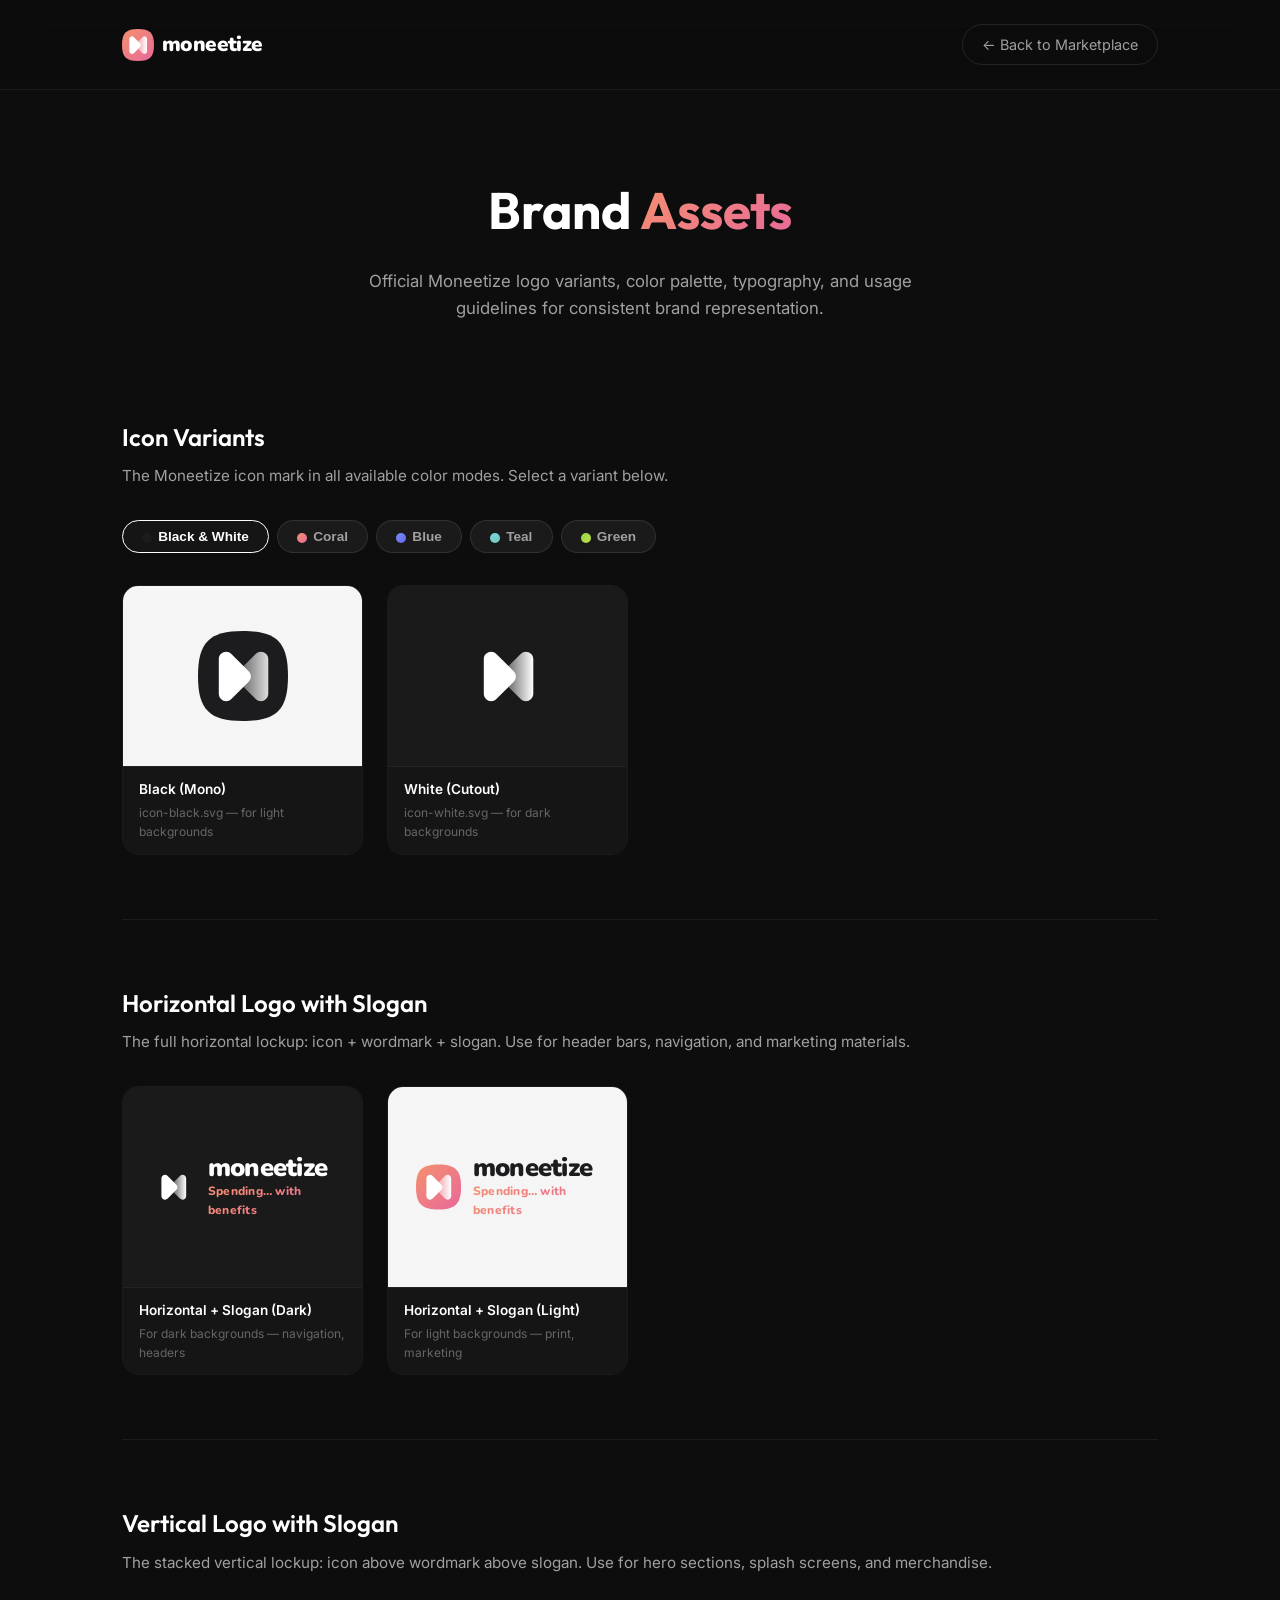
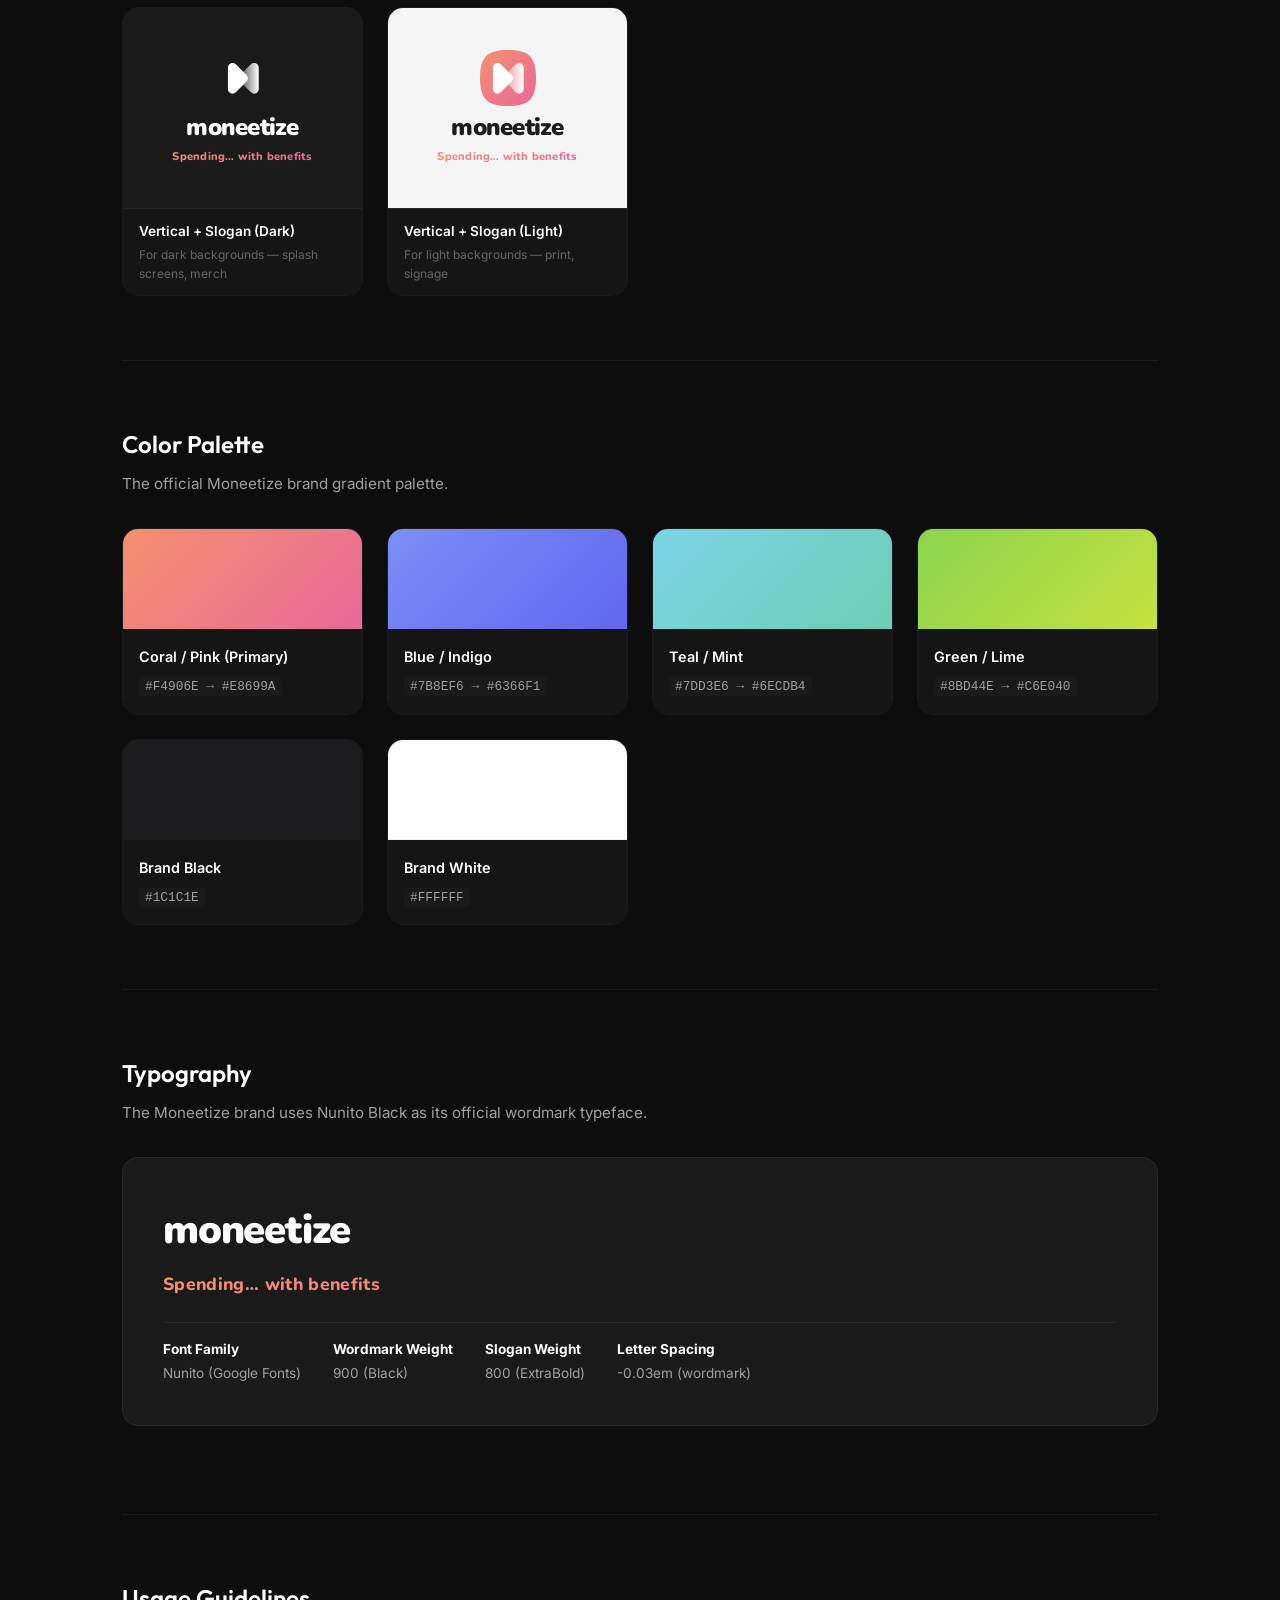
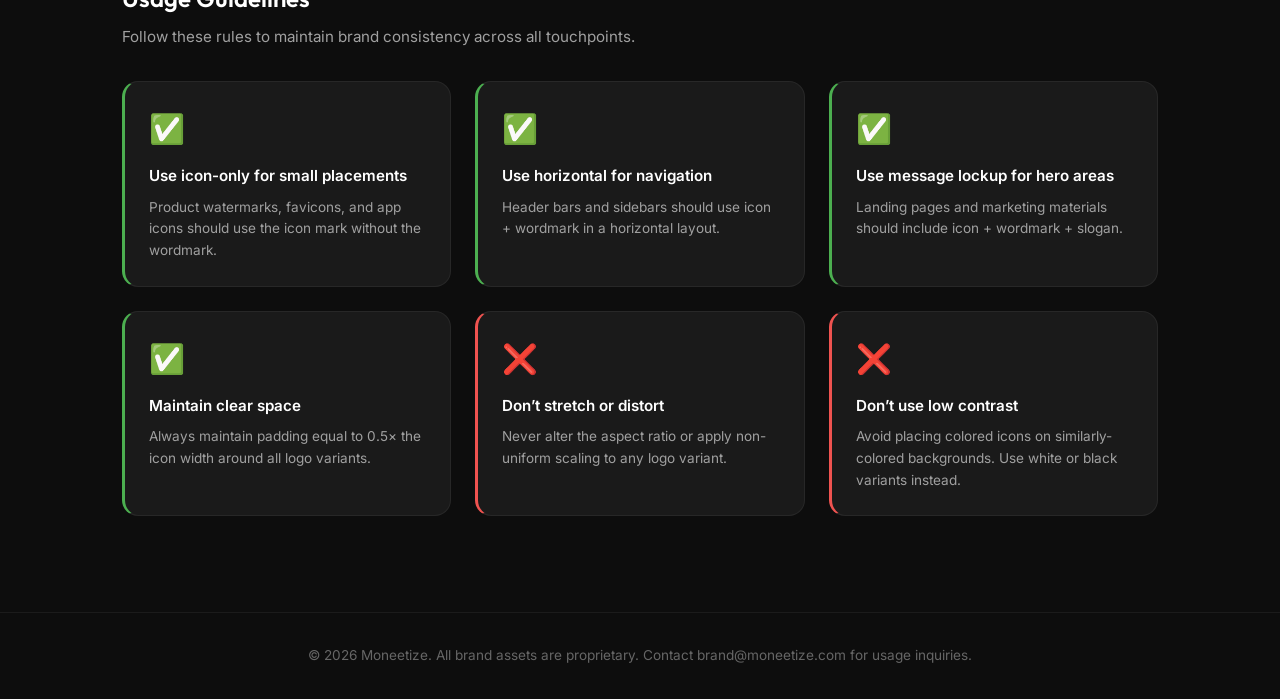
<file: brand.html>
<!DOCTYPE html>
<html lang="en">
<head>
  <meta charset="UTF-8">
  <meta name="viewport" content="width=device-width, initial-scale=1.0">
  <meta name="description" content="Moneetize Brand Assets — Official logo variants, color palette, and usage guidelines.">
  <title>Moneetize — Brand Assets</title>
  <link rel="icon" type="image/svg+xml" href="assets/logos/icon-coral.svg">
  <link rel="preconnect" href="https://fonts.googleapis.com">
  <link rel="preconnect" href="https://fonts.gstatic.com" crossorigin>
  <link href="https://fonts.googleapis.com/css2?family=Inter:wght@400;500;600;700&family=Nunito:wght@800;900&family=Outfit:wght@500;600;700&display=swap" rel="stylesheet">
  <style>
    *, *::before, *::after { margin:0; padding:0; box-sizing:border-box; }
    :root {
      --bg: #0d0d0d; --bg2: #151515; --card: #1a1a1a; --text: #fff; --text2: #a0a0a0; --text3: #666;
      --coral-s: #F4906E; --coral-e: #E8699A; --blue-s: #7B8EF6; --blue-e: #6366F1;
      --teal-s: #7DD3E6; --teal-e: #6ECDB4; --green-s: #8BD44E; --green-e: #C6E040;
      --border: rgba(255,255,255,0.06); --border2: rgba(255,255,255,0.1);
    }
    body { font-family: 'Inter', sans-serif; background: var(--bg); color: var(--text); line-height: 1.6; }
    a { color: inherit; text-decoration: none; }
    .container { max-width: 1100px; margin: 0 auto; padding: 0 2rem; }
    .brand-header { padding: 1.5rem 0; border-bottom: 1px solid var(--border); position: sticky; top: 0; background: rgba(13,13,13,.92); backdrop-filter: blur(20px); z-index: 100; }
    .brand-header .container { display: flex; align-items: center; justify-content: space-between; }
    .brand-header .logo { display: flex; align-items: center; gap: .5rem; }
    .brand-header .logo-wordmark { font-family: 'Nunito', sans-serif; font-weight: 900; font-size: 1.3rem; letter-spacing: -0.03em; }
    .back-link { font-size: .9rem; color: var(--text2); padding: .5rem 1.2rem; border: 1px solid var(--border2); border-radius: 999px; transition: .2s; }
    .back-link:hover { color: var(--text); border-color: var(--coral-s); }
    .brand-hero { padding: 5rem 0 3rem; text-align: center; }
    .brand-hero h1 { font-family: 'Outfit', sans-serif; font-size: clamp(2rem,4.5vw,3.2rem); font-weight: 700; margin-bottom: 1rem; }
    .brand-hero h1 span { background: linear-gradient(135deg, var(--coral-s), var(--coral-e)); -webkit-background-clip: text; -webkit-text-fill-color: transparent; background-clip: text; }
    .brand-hero p { color: var(--text2); max-width: 560px; margin: 0 auto; font-size: 1.05rem; }
    .section { padding: 3rem 0; }
    .section-title { font-family: 'Outfit', sans-serif; font-size: 1.5rem; font-weight: 600; margin-bottom: .5rem; }
    .section-desc { color: var(--text2); font-size: .95rem; margin-bottom: 2rem; }
    hr { border: none; border-top: 1px solid var(--border); margin: 1rem 0; }
    .color-selector { display: flex; gap: .5rem; margin-bottom: 2rem; flex-wrap: wrap; }
    .color-btn { padding: .5rem 1.2rem; border-radius: 999px; font-size: .85rem; font-weight: 600; cursor: pointer; transition: .2s; border: 1px solid var(--border2); background: var(--card); color: var(--text2); }
    .color-btn:hover { color: var(--text); border-color: var(--text3); }
    .color-btn.active { color: var(--text); border-color: var(--text); background: var(--bg2); }
    .color-btn .dot { display: inline-block; width: 10px; height: 10px; border-radius: 50%; margin-right: 6px; vertical-align: middle; }
    .logo-grid { display: grid; grid-template-columns: repeat(auto-fill, minmax(220px, 1fr)); gap: 1.5rem; }
    .logo-card { border-radius: 16px; border: 1px solid var(--border); overflow: hidden; transition: .3s ease; }
    .logo-card:hover { border-color: var(--border2); transform: translateY(-4px); box-shadow: 0 8px 30px rgba(0,0,0,.4); }
    .logo-preview { height: 180px; display: flex; align-items: center; justify-content: center; padding: 2rem; }
    .logo-preview.dark-bg { background: var(--card); }
    .logo-preview.light-bg { background: #f5f5f5; }
    .logo-preview img { max-width: 90px; max-height: 90px; }
    .logo-meta { padding: .75rem 1rem; background: var(--bg2); border-top: 1px solid var(--border); }
    .logo-meta h4 { font-size: .85rem; font-weight: 600; margin-bottom: 2px; }
    .logo-meta p { font-size: .75rem; color: var(--text3); }
    .variant-set { display: none; }
    .variant-set.active { display: block; }
    .palette-grid { display: grid; grid-template-columns: repeat(auto-fill, minmax(200px, 1fr)); gap: 1.5rem; }
    .color-card { border-radius: 16px; overflow: hidden; border: 1px solid var(--border); }
    .color-swatch { height: 100px; }
    .color-info { padding: 1rem; background: var(--bg2); }
    .color-info h4 { font-size: .9rem; font-weight: 600; margin-bottom: 4px; }
    .color-info code { font-size: .8rem; color: var(--text2); background: var(--card); padding: 2px 6px; border-radius: 4px; }
    .type-demo { background: var(--card); border: 1px solid var(--border); border-radius: 16px; padding: 2.5rem; margin-bottom: 1.5rem; }
    .type-demo h3 { font-family: 'Nunito', sans-serif; font-weight: 900; font-size: 2.5rem; letter-spacing: -0.03em; margin-bottom: .5rem; }
    .type-demo .slogan { font-family: 'Nunito', sans-serif; font-weight: 800; font-size: 1.1rem; letter-spacing: 0.02em; background: linear-gradient(135deg, var(--coral-s), var(--coral-e)); -webkit-background-clip: text; -webkit-text-fill-color: transparent; background-clip: text; }
    .type-meta { display: flex; gap: 2rem; margin-top: 1.5rem; padding-top: 1rem; border-top: 1px solid var(--border); flex-wrap: wrap; }
    .type-meta div { font-size: .85rem; color: var(--text2); }
    .type-meta strong { color: var(--text); display: block; margin-bottom: 2px; }
    .rules-grid { display: grid; grid-template-columns: repeat(auto-fill, minmax(280px, 1fr)); gap: 1.5rem; }
    .rule-card { background: var(--card); border: 1px solid var(--border); border-radius: 16px; padding: 1.5rem; }
    .rule-card .icon { font-size: 1.8rem; margin-bottom: .75rem; }
    .rule-card h4 { font-size: .95rem; font-weight: 600; margin-bottom: .5rem; }
    .rule-card p { font-size: .85rem; color: var(--text2); }
    .rule-card.do { border-left: 3px solid #4CAF50; }
    .rule-card.dont { border-left: 3px solid #EF5350; }
    .brand-footer { padding: 2rem 0; border-top: 1px solid var(--border); margin-top: 3rem; text-align: center; }
    .brand-footer p { font-size: .85rem; color: var(--text3); }

    /* Logo lockup previews */
    .lockup-preview { display: flex; align-items: center; justify-content: center; padding: 2.5rem; height: 200px; }
    .lockup-preview.dark-bg { background: var(--card); }
    .lockup-preview.light-bg { background: #f5f5f5; }
    .lockup-horizontal { display: flex; align-items: center; gap: 12px; }
    .lockup-horizontal .lockup-text { display: flex; flex-direction: column; }
    .lockup-horizontal .lockup-wordmark { font-family: 'Nunito', sans-serif; font-weight: 900; font-size: 1.6rem; letter-spacing: -0.03em; line-height: 1.1; }
    .lockup-horizontal .lockup-slogan { font-family: 'Nunito', sans-serif; font-weight: 800; font-size: 0.75rem; letter-spacing: 0.02em; }
    .lockup-vertical { display: flex; flex-direction: column; align-items: center; gap: 8px; text-align: center; }
    .lockup-vertical .lockup-wordmark { font-family: 'Nunito', sans-serif; font-weight: 900; font-size: 1.5rem; letter-spacing: -0.03em; line-height: 1.1; }
    .lockup-vertical .lockup-slogan { font-family: 'Nunito', sans-serif; font-weight: 800; font-size: 0.7rem; letter-spacing: 0.02em; }
    /* Dark bg text = white */
    .dark-bg .lockup-wordmark { color: #fff; }
    .dark-bg .lockup-slogan { background: linear-gradient(135deg, var(--coral-s), var(--coral-e)); -webkit-background-clip: text; -webkit-text-fill-color: transparent; background-clip: text; }
    /* Light bg text = black */
    .light-bg .lockup-wordmark { color: #1C1C1E; }
    .light-bg .lockup-slogan { background: linear-gradient(135deg, var(--coral-s), var(--coral-e)); -webkit-background-clip: text; -webkit-text-fill-color: transparent; background-clip: text; }

    @media (max-width: 768px) { .logo-grid, .palette-grid, .rules-grid { grid-template-columns: 1fr 1fr; } .type-meta { flex-direction: column; gap: 1rem; } }
    @media (max-width: 480px) { .logo-grid, .palette-grid { grid-template-columns: 1fr; } }
  </style>
</head>
<body>
  <header class="brand-header">
    <div class="container">
      <a href="index.html" class="logo">
        <svg viewBox="0 0 200 200" xmlns="http://www.w3.org/2000/svg" width="32" height="32"><defs><linearGradient id="b-bg" x1="0" y1="0" x2="200" y2="200" gradientUnits="userSpaceOnUse"><stop offset="0" stop-color="#F4906E"/><stop offset="1" stop-color="#E8699A"/></linearGradient><linearGradient id="b-fade" x1="156.2" y1="101" x2="84.9" y2="101" gradientUnits="userSpaceOnUse"><stop stop-color="#fff"/><stop offset="1" stop-color="#fff" stop-opacity=".2"/></linearGradient></defs><path d="M100,0 C25.2,0 0,25.2 0,100 C0,174.8 25.2,200 100,200 C174.8,200 200,174.8 200,100 C200,25.2 174.9,0 100,0Z" fill="url(#b-bg)"/><path d="M89.6,112.7 C83.2,106.3 83.2,95.9 89.6,89.5 L128.2,50.9 C138.5,40.6 156.2,47.9 156.2,62.5 V139.7 C156.2,154.3 138.5,161.7 128.2,151.3Z" fill="url(#b-fade)"/><path d="M112.7,112.7 C119.1,106.3 119.1,95.9 112.7,89.5 L74.1,50.9 C63.9,40.6 46.2,47.9 46.2,62.5 V139.7 C46.2,154.3 63.9,161.7 74.1,151.3Z" fill="#fff"/></svg>
        <span class="logo-wordmark">moneetize</span>
      </a>
      <a href="index.html" class="back-link">&larr; Back to Marketplace</a>
    </div>
  </header>
  <section class="brand-hero">
    <div class="container">
      <h1>Brand <span>Assets</span></h1>
      <p>Official Moneetize logo variants, color palette, typography, and usage guidelines for consistent brand representation.</p>
    </div>
  </section>
  <main class="container">

    <!-- ===== ICON VARIANTS ===== -->
    <section class="section">
      <h2 class="section-title">Icon Variants</h2>
      <p class="section-desc">The Moneetize icon mark in all available color modes. Select a variant below.</p>
      <div class="color-selector">
        <button class="color-btn active" onclick="showVariant('bw',this)"><span class="dot" style="background:#1C1C1E"></span>Black &amp; White</button>
        <button class="color-btn" onclick="showVariant('coral',this)"><span class="dot" style="background:linear-gradient(135deg,#F4906E,#E8699A)"></span>Coral</button>
        <button class="color-btn" onclick="showVariant('blue',this)"><span class="dot" style="background:linear-gradient(135deg,#7B8EF6,#6366F1)"></span>Blue</button>
        <button class="color-btn" onclick="showVariant('teal',this)"><span class="dot" style="background:linear-gradient(135deg,#7DD3E6,#6ECDB4)"></span>Teal</button>
        <button class="color-btn" onclick="showVariant('green',this)"><span class="dot" style="background:linear-gradient(135deg,#8BD44E,#C6E040)"></span>Green</button>
      </div>
      <div class="variant-set active" id="variant-bw">
        <div class="logo-grid">
          <div class="logo-card"><div class="logo-preview light-bg"><img src="assets/logos/icon-black.svg" alt="Black Icon"></div><div class="logo-meta"><h4>Black (Mono)</h4><p>icon-black.svg &mdash; for light backgrounds</p></div></div>
          <div class="logo-card"><div class="logo-preview dark-bg"><img src="assets/logos/icon-white.svg" alt="White Icon"></div><div class="logo-meta"><h4>White (Cutout)</h4><p>icon-white.svg &mdash; for dark backgrounds</p></div></div>
        </div>
      </div>
      <div class="variant-set" id="variant-coral">
        <div class="logo-grid">
          <div class="logo-card"><div class="logo-preview dark-bg"><img src="assets/logos/icon-coral.svg" alt="Coral Icon"></div><div class="logo-meta"><h4>Coral / Pink (Primary)</h4><p>icon-coral.svg</p></div></div>
        </div>
      </div>
      <div class="variant-set" id="variant-blue">
        <div class="logo-grid">
          <div class="logo-card"><div class="logo-preview dark-bg"><img src="assets/logos/icon-blue.svg" alt="Blue Icon"></div><div class="logo-meta"><h4>Blue / Indigo</h4><p>icon-blue.svg</p></div></div>
        </div>
      </div>
      <div class="variant-set" id="variant-teal">
        <div class="logo-grid">
          <div class="logo-card"><div class="logo-preview dark-bg"><img src="assets/logos/icon-teal.svg" alt="Teal Icon"></div><div class="logo-meta"><h4>Teal / Mint</h4><p>icon-teal.svg</p></div></div>
        </div>
      </div>
      <div class="variant-set" id="variant-green">
        <div class="logo-grid">
          <div class="logo-card"><div class="logo-preview dark-bg"><img src="assets/logos/icon-green.svg" alt="Green Icon"></div><div class="logo-meta"><h4>Green / Lime</h4><p>icon-green.svg</p></div></div>
        </div>
      </div>
    </section>
    <hr>

    <!-- ===== HORIZONTAL LOGO WITH SLOGAN ===== -->
    <section class="section">
      <h2 class="section-title">Horizontal Logo with Slogan</h2>
      <p class="section-desc">The full horizontal lockup: icon + wordmark + slogan. Use for header bars, navigation, and marketing materials.</p>
      <div class="logo-grid">
        <div class="logo-card">
          <div class="lockup-preview dark-bg">
            <div class="lockup-horizontal">
              <svg viewBox="0 0 200 200" xmlns="http://www.w3.org/2000/svg" width="52" height="52"><defs><linearGradient id="hl-fade" x1="156.2" y1="101" x2="84.9" y2="101" gradientUnits="userSpaceOnUse"><stop stop-color="#fff"/><stop offset="1" stop-color="#fff" stop-opacity="0.2"/></linearGradient></defs><path d="M89.6,112.7 C83.2,106.3 83.2,95.9 89.6,89.5 L128.2,50.9 C138.5,40.6 156.2,47.9 156.2,62.5 V139.7 C156.2,154.3 138.5,161.7 128.2,151.3Z" fill="url(#hl-fade)"/><path d="M112.7,112.7 C119.1,106.3 119.1,95.9 112.7,89.5 L74.1,50.9 C63.9,40.6 46.2,47.9 46.2,62.5 V139.7 C46.2,154.3 63.9,161.7 74.1,151.3Z" fill="#fff"/></svg>
              <div class="lockup-text">
                <span class="lockup-wordmark">moneetize</span>
                <span class="lockup-slogan">Spending&hellip; with benefits</span>
              </div>
            </div>
          </div>
          <div class="logo-meta"><h4>Horizontal + Slogan (Dark)</h4><p>For dark backgrounds &mdash; navigation, headers</p></div>
        </div>
        <div class="logo-card">
          <div class="lockup-preview light-bg">
            <div class="lockup-horizontal">
              <svg viewBox="0 0 200 200" xmlns="http://www.w3.org/2000/svg" width="52" height="52"><defs><linearGradient id="hl-bg2" x1="0" y1="0" x2="200" y2="200" gradientUnits="userSpaceOnUse"><stop offset="0" stop-color="#F4906E"/><stop offset="1" stop-color="#E8699A"/></linearGradient><linearGradient id="hl-fade2" x1="156.2" y1="101" x2="84.9" y2="101" gradientUnits="userSpaceOnUse"><stop stop-color="#fff"/><stop offset="1" stop-color="#fff" stop-opacity=".2"/></linearGradient></defs><path d="M100,0 C25.2,0 0,25.2 0,100 C0,174.8 25.2,200 100,200 C174.8,200 200,174.8 200,100 C200,25.2 174.9,0 100,0Z" fill="url(#hl-bg2)"/><path d="M89.6,112.7 C83.2,106.3 83.2,95.9 89.6,89.5 L128.2,50.9 C138.5,40.6 156.2,47.9 156.2,62.5 V139.7 C156.2,154.3 138.5,161.7 128.2,151.3Z" fill="url(#hl-fade2)"/><path d="M112.7,112.7 C119.1,106.3 119.1,95.9 112.7,89.5 L74.1,50.9 C63.9,40.6 46.2,47.9 46.2,62.5 V139.7 C46.2,154.3 63.9,161.7 74.1,151.3Z" fill="#fff"/></svg>
              <div class="lockup-text">
                <span class="lockup-wordmark">moneetize</span>
                <span class="lockup-slogan">Spending&hellip; with benefits</span>
              </div>
            </div>
          </div>
          <div class="logo-meta"><h4>Horizontal + Slogan (Light)</h4><p>For light backgrounds &mdash; print, marketing</p></div>
        </div>
      </div>
    </section>
    <hr>

    <!-- ===== VERTICAL LOGO WITH SLOGAN ===== -->
    <section class="section">
      <h2 class="section-title">Vertical Logo with Slogan</h2>
      <p class="section-desc">The stacked vertical lockup: icon above wordmark above slogan. Use for hero sections, splash screens, and merchandise.</p>
      <div class="logo-grid">
        <div class="logo-card">
          <div class="lockup-preview dark-bg">
            <div class="lockup-vertical">
              <svg viewBox="0 0 200 200" xmlns="http://www.w3.org/2000/svg" width="56" height="56"><defs><linearGradient id="vl-fade" x1="156.2" y1="101" x2="84.9" y2="101" gradientUnits="userSpaceOnUse"><stop stop-color="#fff"/><stop offset="1" stop-color="#fff" stop-opacity="0.2"/></linearGradient></defs><path d="M89.6,112.7 C83.2,106.3 83.2,95.9 89.6,89.5 L128.2,50.9 C138.5,40.6 156.2,47.9 156.2,62.5 V139.7 C156.2,154.3 138.5,161.7 128.2,151.3Z" fill="url(#vl-fade)"/><path d="M112.7,112.7 C119.1,106.3 119.1,95.9 112.7,89.5 L74.1,50.9 C63.9,40.6 46.2,47.9 46.2,62.5 V139.7 C46.2,154.3 63.9,161.7 74.1,151.3Z" fill="#fff"/></svg>
              <span class="lockup-wordmark">moneetize</span>
              <span class="lockup-slogan">Spending&hellip; with benefits</span>
            </div>
          </div>
          <div class="logo-meta"><h4>Vertical + Slogan (Dark)</h4><p>For dark backgrounds &mdash; splash screens, merch</p></div>
        </div>
        <div class="logo-card">
          <div class="lockup-preview light-bg">
            <div class="lockup-vertical">
              <svg viewBox="0 0 200 200" xmlns="http://www.w3.org/2000/svg" width="56" height="56"><defs><linearGradient id="vl-bg2" x1="0" y1="0" x2="200" y2="200" gradientUnits="userSpaceOnUse"><stop offset="0" stop-color="#F4906E"/><stop offset="1" stop-color="#E8699A"/></linearGradient><linearGradient id="vl-fade2" x1="156.2" y1="101" x2="84.9" y2="101" gradientUnits="userSpaceOnUse"><stop stop-color="#fff"/><stop offset="1" stop-color="#fff" stop-opacity=".2"/></linearGradient></defs><path d="M100,0 C25.2,0 0,25.2 0,100 C0,174.8 25.2,200 100,200 C174.8,200 200,174.8 200,100 C200,25.2 174.9,0 100,0Z" fill="url(#vl-bg2)"/><path d="M89.6,112.7 C83.2,106.3 83.2,95.9 89.6,89.5 L128.2,50.9 C138.5,40.6 156.2,47.9 156.2,62.5 V139.7 C156.2,154.3 138.5,161.7 128.2,151.3Z" fill="url(#vl-fade2)"/><path d="M112.7,112.7 C119.1,106.3 119.1,95.9 112.7,89.5 L74.1,50.9 C63.9,40.6 46.2,47.9 46.2,62.5 V139.7 C46.2,154.3 63.9,161.7 74.1,151.3Z" fill="#fff"/></svg>
              <span class="lockup-wordmark">moneetize</span>
              <span class="lockup-slogan">Spending&hellip; with benefits</span>
            </div>
          </div>
          <div class="logo-meta"><h4>Vertical + Slogan (Light)</h4><p>For light backgrounds &mdash; print, signage</p></div>
        </div>
      </div>
    </section>
    <hr>

    <!-- ===== COLOR PALETTE ===== -->
    <section class="section">
      <h2 class="section-title">Color Palette</h2>
      <p class="section-desc">The official Moneetize brand gradient palette.</p>
      <div class="palette-grid">
        <div class="color-card"><div class="color-swatch" style="background:linear-gradient(135deg,#F4906E,#E8699A)"></div><div class="color-info"><h4>Coral / Pink (Primary)</h4><code>#F4906E &rarr; #E8699A</code></div></div>
        <div class="color-card"><div class="color-swatch" style="background:linear-gradient(135deg,#7B8EF6,#6366F1)"></div><div class="color-info"><h4>Blue / Indigo</h4><code>#7B8EF6 &rarr; #6366F1</code></div></div>
        <div class="color-card"><div class="color-swatch" style="background:linear-gradient(135deg,#7DD3E6,#6ECDB4)"></div><div class="color-info"><h4>Teal / Mint</h4><code>#7DD3E6 &rarr; #6ECDB4</code></div></div>
        <div class="color-card"><div class="color-swatch" style="background:linear-gradient(135deg,#8BD44E,#C6E040)"></div><div class="color-info"><h4>Green / Lime</h4><code>#8BD44E &rarr; #C6E040</code></div></div>
        <div class="color-card"><div class="color-swatch" style="background:#1C1C1E"></div><div class="color-info"><h4>Brand Black</h4><code>#1C1C1E</code></div></div>
        <div class="color-card"><div class="color-swatch" style="background:#fff;border-bottom:1px solid #eee"></div><div class="color-info"><h4>Brand White</h4><code>#FFFFFF</code></div></div>
      </div>
    </section>
    <hr>

    <!-- ===== TYPOGRAPHY ===== -->
    <section class="section">
      <h2 class="section-title">Typography</h2>
      <p class="section-desc">The Moneetize brand uses Nunito Black as its official wordmark typeface.</p>
      <div class="type-demo">
        <h3>moneetize</h3>
        <div class="slogan">Spending&hellip; with benefits</div>
        <div class="type-meta">
          <div><strong>Font Family</strong>Nunito (Google Fonts)</div>
          <div><strong>Wordmark Weight</strong>900 (Black)</div>
          <div><strong>Slogan Weight</strong>800 (ExtraBold)</div>
          <div><strong>Letter Spacing</strong>-0.03em (wordmark)</div>
        </div>
      </div>
    </section>
    <hr>

    <!-- ===== USAGE GUIDELINES ===== -->
    <section class="section">
      <h2 class="section-title">Usage Guidelines</h2>
      <p class="section-desc">Follow these rules to maintain brand consistency across all touchpoints.</p>
      <div class="rules-grid">
        <div class="rule-card do"><div class="icon">&#x2705;</div><h4>Use icon-only for small placements</h4><p>Product watermarks, favicons, and app icons should use the icon mark without the wordmark.</p></div>
        <div class="rule-card do"><div class="icon">&#x2705;</div><h4>Use horizontal for navigation</h4><p>Header bars and sidebars should use icon + wordmark in a horizontal layout.</p></div>
        <div class="rule-card do"><div class="icon">&#x2705;</div><h4>Use message lockup for hero areas</h4><p>Landing pages and marketing materials should include icon + wordmark + slogan.</p></div>
        <div class="rule-card do"><div class="icon">&#x2705;</div><h4>Maintain clear space</h4><p>Always maintain padding equal to 0.5&times; the icon width around all logo variants.</p></div>
        <div class="rule-card dont"><div class="icon">&#x274C;</div><h4>Don&rsquo;t stretch or distort</h4><p>Never alter the aspect ratio or apply non-uniform scaling to any logo variant.</p></div>
        <div class="rule-card dont"><div class="icon">&#x274C;</div><h4>Don&rsquo;t use low contrast</h4><p>Avoid placing colored icons on similarly-colored backgrounds. Use white or black variants instead.</p></div>
      </div>
    </section>
  </main>
  <footer class="brand-footer">
    <div class="container">
      <p>&copy; 2026 Moneetize. All brand assets are proprietary. Contact brand@moneetize.com for usage inquiries.</p>
    </div>
  </footer>
  <script>
    function showVariant(variant, btn) {
      document.querySelectorAll('.variant-set').forEach(function(el) { el.classList.remove('active'); });
      document.querySelectorAll('.color-btn').forEach(function(el) { el.classList.remove('active'); });
      document.getElementById('variant-' + variant).classList.add('active');
      btn.classList.add('active');
    }
  </script>
</body>
</html>
</file>
<file: styles.css>
/* ===================================
   MONEETIZE MARKETPLACE — DESIGN SYSTEM
   =================================== */

@import url('https://fonts.googleapis.com/css2?family=Inter:wght@300;400;500;600;700;800;900&family=Outfit:wght@400;500;600;700;800&display=swap');

/* ---- CSS Custom Properties ---- */
:root {
  /* Brand Colors */
  --bg-primary: #0d0d0d;
  --bg-secondary: #151515;
  --bg-card: #1a1a1a;
  --bg-card-hover: #222222;
  --bg-elevated: #252525;
  --bg-glass: rgba(255, 255, 255, 0.04);
  --bg-glass-hover: rgba(255, 255, 255, 0.08);

  --text-primary: #ffffff;
  --text-secondary: #a0a0a0;
  --text-muted: #666666;

  --accent-green: #00E676;
  --accent-green-dim: #00C853;
  --accent-green-glow: rgba(0, 230, 118, 0.15);
  --accent-green-hover: rgba(0, 230, 118, 0.25);

  --accent-gold: #FFD700;
  --accent-blue: #448AFF;
  --accent-teal: #00BCD4;

  --border-subtle: rgba(255, 255, 255, 0.06);
  --border-light: rgba(255, 255, 255, 0.1);
  --border-accent: rgba(0, 230, 118, 0.3);

  /* Shadows */
  --shadow-sm: 0 2px 8px rgba(0, 0, 0, 0.3);
  --shadow-md: 0 4px 20px rgba(0, 0, 0, 0.4);
  --shadow-lg: 0 8px 40px rgba(0, 0, 0, 0.5);
  --shadow-glow: 0 0 30px rgba(0, 230, 118, 0.1);

  /* Typography */
  --font-primary: 'Inter', -apple-system, BlinkMacSystemFont, sans-serif;
  --font-display: 'Outfit', 'Inter', sans-serif;
  --font-brand: 'Nunito', 'Outfit', sans-serif;

  /* Brand Identity */
  --brand-coral-start: #F4906E;
  --brand-coral-end: #E8699A;
  --brand-blue-start: #7B8EF6;
  --brand-blue-end: #6366F1;
  --brand-teal-start: #7DD3E6;
  --brand-teal-end: #6ECDB4;
  --brand-green-start: #8BD44E;
  --brand-green-end: #C6E040;
  --brand-black: #1C1C1E;

  /* Spacing */
  --space-xs: 0.25rem;
  --space-sm: 0.5rem;
  --space-md: 1rem;
  --space-lg: 1.5rem;
  --space-xl: 2rem;
  --space-2xl: 3rem;
  --space-3xl: 4rem;
  --space-4xl: 6rem;

  /* Borders */
  --radius-sm: 8px;
  --radius-md: 12px;
  --radius-lg: 16px;
  --radius-xl: 24px;
  --radius-full: 9999px;

  /* Transitions */
  --transition-fast: 0.15s ease;
  --transition-normal: 0.3s ease;
  --transition-smooth: 0.4s cubic-bezier(0.4, 0, 0.2, 1);
}

/* ---- Reset & Base ---- */
*, *::before, *::after {
  margin: 0;
  padding: 0;
  box-sizing: border-box;
}

html {
  scroll-behavior: smooth;
  -webkit-font-smoothing: antialiased;
  -moz-osx-font-smoothing: grayscale;
}

body {
  font-family: var(--font-primary);
  background: var(--bg-primary);
  color: var(--text-primary);
  line-height: 1.6;
  overflow-x: hidden;
}

a {
  color: inherit;
  text-decoration: none;
}

img {
  max-width: 100%;
  display: block;
}

button {
  cursor: pointer;
  border: none;
  background: none;
  font-family: inherit;
  color: inherit;
}

ul { list-style: none; }

/* ---- Utilities ---- */
.container {
  max-width: 1280px;
  margin: 0 auto;
  padding: 0 var(--space-xl);
}

.section-header {
  text-align: center;
  margin-bottom: var(--space-3xl);
}

.section-header h2 {
  font-family: var(--font-display);
  font-size: clamp(1.8rem, 4vw, 2.8rem);
  font-weight: 700;
  margin-bottom: var(--space-sm);
  background: linear-gradient(135deg, var(--text-primary) 0%, var(--text-secondary) 100%);
  -webkit-background-clip: text;
  -webkit-text-fill-color: transparent;
  background-clip: text;
}

.section-header p {
  color: var(--text-secondary);
  font-size: 1.05rem;
  max-width: 500px;
  margin: 0 auto;
}

.accent-dot {
  color: var(--accent-green);
}

/* ===== HEADER / NAV ===== */
.header {
  position: fixed;
  top: 0;
  left: 0;
  right: 0;
  z-index: 1000;
  padding: var(--space-md) 0;
  transition: var(--transition-normal);
  background: transparent;
}

.header.scrolled {
  background: rgba(13, 13, 13, 0.92);
  backdrop-filter: blur(20px);
  -webkit-backdrop-filter: blur(20px);
  border-bottom: 1px solid var(--border-subtle);
  padding: var(--space-sm) 0;
}

.nav {
  display: flex;
  align-items: center;
  justify-content: space-between;
  gap: var(--space-xl);
}

.logo {
  display: flex;
  align-items: center;
  gap: var(--space-sm);
  font-family: var(--font-display);
  font-size: 1.4rem;
  font-weight: 700;
  letter-spacing: -0.02em;
  flex-shrink: 0;
}

.logo-icon {
  width: 36px;
  height: 36px;
  background: var(--text-primary);
  border-radius: var(--radius-sm);
  display: flex;
  align-items: center;
  justify-content: center;
  position: relative;
}

.logo-icon svg {
  width: 20px;
  height: 20px;
  fill: var(--bg-primary);
}

.logo-img {
  height: 36px;
  width: auto;
  object-fit: contain;
}

.brand-icon {
  width: 36px;
  height: 36px;
  flex-shrink: 0;
  border-radius: var(--radius-sm);
}

.logo-wordmark {
  font-family: var(--font-brand);
  font-weight: 900;
  font-size: 1.35rem;
  letter-spacing: -0.03em;
  color: var(--text-primary);
}

.brand-slogan {
  font-family: var(--font-brand);
  font-weight: 800;
  font-size: 0.85rem;
  letter-spacing: 0.02em;
  background: linear-gradient(135deg, var(--brand-coral-start), var(--brand-coral-end));
  -webkit-background-clip: text;
  -webkit-text-fill-color: transparent;
  background-clip: text;
  margin-bottom: var(--space-sm);
}

.nav-links {
  display: flex;
  align-items: center;
  gap: var(--space-lg);
}

.nav-links a {
  font-size: 0.9rem;
  font-weight: 500;
  color: var(--text-secondary);
  transition: var(--transition-fast);
  position: relative;
}

.nav-links a:hover {
  color: var(--text-primary);
}

.nav-links a.active {
  color: var(--accent-green);
}

.nav-actions {
  display: flex;
  align-items: center;
  gap: var(--space-md);
}

.search-toggle,
.cart-toggle {
  width: 40px;
  height: 40px;
  border-radius: var(--radius-full);
  display: flex;
  align-items: center;
  justify-content: center;
  background: var(--bg-glass);
  border: 1px solid var(--border-subtle);
  transition: var(--transition-fast);
  color: var(--text-secondary);
  position: relative;
}

.search-toggle:hover,
.cart-toggle:hover {
  background: var(--bg-glass-hover);
  color: var(--text-primary);
  border-color: var(--border-light);
}

.cart-badge {
  position: absolute;
  top: -2px;
  right: -2px;
  background: var(--accent-green);
  color: var(--bg-primary);
  font-size: 0.65rem;
  font-weight: 700;
  width: 18px;
  height: 18px;
  border-radius: var(--radius-full);
  display: flex;
  align-items: center;
  justify-content: center;
}

.btn-get-app {
  padding: 0.5rem 1.2rem;
  background: var(--accent-green);
  color: var(--bg-primary);
  font-weight: 600;
  font-size: 0.85rem;
  border-radius: var(--radius-full);
  transition: var(--transition-normal);
  white-space: nowrap;
}

.btn-get-app:hover {
  background: var(--accent-green-dim);
  box-shadow: var(--shadow-glow);
  transform: translateY(-1px);
}

.mobile-toggle {
  display: none;
  width: 40px;
  height: 40px;
  flex-direction: column;
  align-items: center;
  justify-content: center;
  gap: 5px;
  background: var(--bg-glass);
  border: 1px solid var(--border-subtle);
  border-radius: var(--radius-sm);
}

.mobile-toggle span {
  width: 20px;
  height: 2px;
  background: var(--text-primary);
  border-radius: 2px;
  transition: var(--transition-normal);
}

/* Search Overlay */
.search-overlay {
  position: fixed;
  top: 0;
  left: 0;
  right: 0;
  bottom: 0;
  background: rgba(0, 0, 0, 0.85);
  backdrop-filter: blur(20px);
  z-index: 2000;
  display: flex;
  align-items: flex-start;
  justify-content: center;
  padding-top: 20vh;
  opacity: 0;
  visibility: hidden;
  transition: var(--transition-normal);
}

.search-overlay.active {
  opacity: 1;
  visibility: visible;
}

.search-overlay-content {
  width: 100%;
  max-width: 600px;
  padding: 0 var(--space-xl);
  transform: translateY(20px);
  transition: var(--transition-smooth);
}

.search-overlay.active .search-overlay-content {
  transform: translateY(0);
}

.search-overlay input {
  width: 100%;
  padding: var(--space-lg);
  background: var(--bg-card);
  border: 1px solid var(--border-light);
  border-radius: var(--radius-lg);
  font-size: 1.2rem;
  color: var(--text-primary);
  font-family: var(--font-primary);
  outline: none;
  transition: var(--transition-fast);
}

.search-overlay input:focus {
  border-color: var(--accent-green);
  box-shadow: 0 0 0 3px var(--accent-green-glow);
}

.search-overlay input::placeholder {
  color: var(--text-muted);
}

.search-close {
  position: absolute;
  top: var(--space-xl);
  right: var(--space-xl);
  width: 48px;
  height: 48px;
  display: flex;
  align-items: center;
  justify-content: center;
  border-radius: var(--radius-full);
  background: var(--bg-glass);
  border: 1px solid var(--border-subtle);
  color: var(--text-secondary);
  font-size: 1.5rem;
  transition: var(--transition-fast);
}

.search-close:hover {
  background: var(--bg-glass-hover);
  color: var(--text-primary);
}

/* ===== HERO ===== */
.hero {
  position: relative;
  padding: 10rem 0 6rem;
  overflow: hidden;
  min-height: 100vh;
  display: flex;
  align-items: center;
}

.hero::before {
  content: '';
  position: absolute;
  top: -50%;
  left: -20%;
  width: 60%;
  height: 120%;
  background: radial-gradient(ellipse, var(--accent-green-glow) 0%, transparent 70%);
  pointer-events: none;
  animation: heroGlow 8s ease-in-out infinite alternate;
}

.hero::after {
  content: '';
  position: absolute;
  bottom: -30%;
  right: -10%;
  width: 50%;
  height: 100%;
  background: radial-gradient(ellipse, rgba(68, 138, 255, 0.06) 0%, transparent 70%);
  pointer-events: none;
  animation: heroGlow 10s ease-in-out infinite alternate-reverse;
}

@keyframes heroGlow {
  0% { opacity: 0.5; transform: translate(0, 0); }
  100% { opacity: 1; transform: translate(30px, -20px); }
}

.hero-content {
  position: relative;
  z-index: 1;
  display: grid;
  grid-template-columns: 1fr 1fr;
  gap: var(--space-4xl);
  align-items: center;
}

.hero-text h1 {
  font-family: var(--font-display);
  font-size: clamp(2.5rem, 5.5vw, 4.2rem);
  font-weight: 800;
  line-height: 1.1;
  letter-spacing: -0.03em;
  margin-bottom: var(--space-lg);
}

.hero-text h1 .highlight {
  background: linear-gradient(135deg, var(--accent-green), var(--accent-teal));
  -webkit-background-clip: text;
  -webkit-text-fill-color: transparent;
  background-clip: text;
}

.hero-text p {
  font-size: 1.15rem;
  color: var(--text-secondary);
  line-height: 1.7;
  margin-bottom: var(--space-2xl);
  max-width: 480px;
}

.hero-buttons {
  display: flex;
  gap: var(--space-md);
  flex-wrap: wrap;
}

.btn-primary {
  padding: 0.9rem 2rem;
  background: var(--accent-green);
  color: var(--bg-primary);
  font-weight: 700;
  font-size: 1rem;
  border-radius: var(--radius-full);
  transition: var(--transition-normal);
  display: inline-flex;
  align-items: center;
  gap: var(--space-sm);
}

.btn-primary:hover {
  background: var(--accent-green-dim);
  box-shadow: 0 0 40px var(--accent-green-glow);
  transform: translateY(-2px);
}

.btn-secondary {
  padding: 0.9rem 2rem;
  background: transparent;
  color: var(--text-primary);
  font-weight: 600;
  font-size: 1rem;
  border-radius: var(--radius-full);
  border: 1px solid var(--border-light);
  transition: var(--transition-normal);
  display: inline-flex;
  align-items: center;
  gap: var(--space-sm);
}

.btn-secondary:hover {
  border-color: var(--accent-green);
  background: var(--accent-green-glow);
  transform: translateY(-2px);
}

.hero-stats {
  display: flex;
  gap: var(--space-2xl);
  margin-top: var(--space-2xl);
  padding-top: var(--space-xl);
  border-top: 1px solid var(--border-subtle);
}

.stat-item .stat-number {
  font-family: var(--font-display);
  font-size: 1.8rem;
  font-weight: 800;
  color: var(--accent-green);
}

.stat-item .stat-label {
  font-size: 0.85rem;
  color: var(--text-muted);
  margin-top: 2px;
}

/* Hero Visual */
.hero-visual {
  position: relative;
  display: flex;
  justify-content: center;
  align-items: center;
}

.hero-product-grid {
  display: grid;
  grid-template-columns: 1fr 1fr;
  gap: var(--space-md);
  max-width: 420px;
}

.hero-product-card {
  background: var(--bg-card);
  border: 1px solid var(--border-subtle);
  border-radius: var(--radius-lg);
  overflow: hidden;
  transition: var(--transition-smooth);
  animation: floatIn 0.8s ease-out forwards;
  opacity: 0;
  transform: translateY(30px);
  position: relative;
}

.hero-product-card::after {
  content: '';
  position: absolute;
  bottom: 32px;
  right: 8px;
  width: 22px;
  height: 22px;
  background: url('assets/logos/icon-white.svg') center / contain no-repeat;
  opacity: 0.45;
  z-index: 2;
  pointer-events: none;
  filter: drop-shadow(0 1px 2px rgba(0, 0, 0, 0.5));
}

.hero-product-card:nth-child(1) { animation-delay: 0.1s; }
.hero-product-card:nth-child(2) { animation-delay: 0.2s; }
.hero-product-card:nth-child(3) { animation-delay: 0.3s; }
.hero-product-card:nth-child(4) { animation-delay: 0.4s; }

.hero-product-card:hover {
  transform: translateY(-5px);
  border-color: var(--border-accent);
  box-shadow: var(--shadow-glow);
}

.hero-product-card img {
  width: 100%;
  height: 140px;
  object-fit: cover;
}

.hero-product-card .price-tag {
  padding: var(--space-sm) var(--space-md);
  font-size: 0.8rem;
  font-weight: 600;
  color: var(--accent-green);
}

@keyframes floatIn {
  to { opacity: 1; transform: translateY(0); }
}

/* ===== PAYMENT BANNER ===== */
.payment-banner {
  padding: var(--space-xl) 0;
  background: var(--bg-secondary);
  border-top: 1px solid var(--border-subtle);
  border-bottom: 1px solid var(--border-subtle);
}

.payment-banner-inner {
  display: flex;
  align-items: center;
  justify-content: center;
  gap: var(--space-3xl);
  flex-wrap: wrap;
}

.payment-method {
  display: flex;
  align-items: center;
  gap: var(--space-sm);
  font-size: 0.95rem;
  color: var(--text-secondary);
  transition: var(--transition-fast);
}

.payment-method:hover {
  color: var(--text-primary);
}

.payment-icon {
  width: 40px;
  height: 40px;
  border-radius: var(--radius-sm);
  display: flex;
  align-items: center;
  justify-content: center;
  font-size: 1.2rem;
  font-weight: 700;
}

.payment-icon.tripto {
  background: linear-gradient(135deg, var(--accent-green), var(--accent-teal));
  color: var(--bg-primary);
}

.payment-icon.usdt {
  background: linear-gradient(135deg, #26A17B, #1a7a5c);
  color: white;
}

.payment-icon.usd {
  background: linear-gradient(135deg, #448AFF, #2962FF);
  color: white;
}

.payment-divider {
  width: 1px;
  height: 30px;
  background: var(--border-light);
}

/* ===== CATEGORIES ===== */
.categories {
  padding: var(--space-4xl) 0;
}

.categories-grid {
  display: grid;
  grid-template-columns: repeat(auto-fit, minmax(180px, 1fr));
  gap: var(--space-lg);
}

.category-card {
  background: var(--bg-card);
  border: 1px solid var(--border-subtle);
  border-radius: var(--radius-lg);
  padding: var(--space-2xl) var(--space-lg);
  text-align: center;
  cursor: pointer;
  transition: var(--transition-smooth);
  position: relative;
  overflow: hidden;
}

.category-card::before {
  content: '';
  position: absolute;
  top: 0;
  left: 0;
  right: 0;
  height: 3px;
  background: linear-gradient(90deg, var(--accent-green), var(--accent-teal));
  transform: scaleX(0);
  transition: var(--transition-smooth);
}

.category-card:hover {
  transform: translateY(-6px);
  border-color: var(--border-accent);
  box-shadow: var(--shadow-glow);
  background: var(--bg-card-hover);
}

.category-card:hover::before {
  transform: scaleX(1);
}

.category-card.active {
  border-color: var(--accent-green);
  background: var(--bg-card-hover);
}

.category-card.active::before {
  transform: scaleX(1);
}

.category-icon {
  font-size: 2.5rem;
  margin-bottom: var(--space-md);
  display: block;
}

.category-card h3 {
  font-size: 0.95rem;
  font-weight: 600;
  margin-bottom: 4px;
}

.category-card span {
  font-size: 0.8rem;
  color: var(--text-muted);
}

/* ===== PRODUCTS ===== */
.products {
  padding: var(--space-4xl) 0;
}

.products-toolbar {
  display: flex;
  align-items: center;
  justify-content: space-between;
  margin-bottom: var(--space-2xl);
  flex-wrap: wrap;
  gap: var(--space-md);
}

.filter-tabs {
  display: flex;
  gap: var(--space-sm);
  flex-wrap: wrap;
}

.filter-tab {
  padding: 0.5rem 1.2rem;
  background: var(--bg-glass);
  border: 1px solid var(--border-subtle);
  border-radius: var(--radius-full);
  font-size: 0.85rem;
  font-weight: 500;
  color: var(--text-secondary);
  transition: var(--transition-fast);
}

.filter-tab:hover {
  color: var(--text-primary);
  border-color: var(--border-light);
}

.filter-tab.active {
  background: var(--accent-green);
  color: var(--bg-primary);
  border-color: var(--accent-green);
}

.currency-toggle {
  display: flex;
  align-items: center;
  gap: var(--space-sm);
  background: var(--bg-card);
  border: 1px solid var(--border-subtle);
  border-radius: var(--radius-full);
  padding: 4px;
}

.currency-btn {
  padding: 0.4rem 0.9rem;
  font-size: 0.8rem;
  font-weight: 600;
  border-radius: var(--radius-full);
  transition: var(--transition-fast);
  color: var(--text-muted);
}

.currency-btn.active {
  background: var(--accent-green);
  color: var(--bg-primary);
}

.currency-btn:hover:not(.active) {
  color: var(--text-primary);
}

.products-grid {
  display: grid;
  grid-template-columns: repeat(auto-fill, minmax(280px, 1fr));
  gap: var(--space-xl);
}

/* Product Card */
.product-card {
  background: var(--bg-card);
  border: 1px solid var(--border-subtle);
  border-radius: var(--radius-lg);
  overflow: hidden;
  transition: var(--transition-smooth);
  position: relative;
}

.product-card:hover {
  transform: translateY(-6px);
  border-color: var(--border-accent);
  box-shadow: var(--shadow-lg), var(--shadow-glow);
}

.product-image {
  position: relative;
  overflow: hidden;
  height: 260px;
  background: var(--bg-secondary);
}

.product-image::after {
  content: '';
  position: absolute;
  bottom: 10px;
  right: 10px;
  width: 28px;
  height: 28px;
  background: url('assets/logos/icon-white.svg') center / contain no-repeat;
  opacity: 0.55;
  z-index: 2;
  pointer-events: none;
  filter: drop-shadow(0 1px 3px rgba(0, 0, 0, 0.6));
  transition: opacity var(--transition-fast);
}

.product-card:hover .product-image::after {
  opacity: 0.8;
}

.product-image img {
  width: 100%;
  height: 100%;
  object-fit: cover;
  transition: var(--transition-smooth);
}

.product-card:hover .product-image img {
  transform: scale(1.05);
}

.product-badge {
  position: absolute;
  top: var(--space-md);
  left: var(--space-md);
  padding: 4px 12px;
  border-radius: var(--radius-full);
  font-size: 0.7rem;
  font-weight: 700;
  text-transform: uppercase;
  letter-spacing: 0.05em;
}

.product-badge.new {
  background: var(--accent-green);
  color: var(--bg-primary);
}

.product-badge.hot {
  background: #FF5252;
  color: white;
}

.product-badge.sale {
  background: var(--accent-gold);
  color: var(--bg-primary);
}

.product-wishlist {
  position: absolute;
  top: var(--space-md);
  right: var(--space-md);
  width: 36px;
  height: 36px;
  border-radius: var(--radius-full);
  background: rgba(0, 0, 0, 0.5);
  backdrop-filter: blur(10px);
  display: flex;
  align-items: center;
  justify-content: center;
  transition: var(--transition-fast);
  color: var(--text-secondary);
  font-size: 1rem;
  opacity: 0;
  transform: translateY(-5px);
}

.product-card:hover .product-wishlist {
  opacity: 1;
  transform: translateY(0);
}

.product-wishlist:hover {
  background: var(--accent-green);
  color: var(--bg-primary);
}

.product-info {
  padding: var(--space-lg);
}

.product-info h3 {
  font-size: 1rem;
  font-weight: 600;
  margin-bottom: 4px;
}

.product-info .product-desc {
  font-size: 0.85rem;
  color: var(--text-muted);
  margin-bottom: var(--space-md);
}

.product-rating {
  display: flex;
  align-items: center;
  gap: 4px;
  margin-bottom: var(--space-md);
}

.product-rating .stars {
  color: var(--accent-gold);
  font-size: 0.85rem;
}

.product-rating .count {
  font-size: 0.8rem;
  color: var(--text-muted);
}

.product-pricing {
  display: flex;
  align-items: center;
  justify-content: space-between;
  gap: var(--space-sm);
}

.price {
  font-family: var(--font-display);
  font-size: 1.2rem;
  font-weight: 700;
  color: var(--accent-green);
}

.price-alt {
  font-size: 0.75rem;
  color: var(--text-muted);
  display: block;
  margin-top: 2px;
}

.btn-add-cart {
  padding: 0.6rem 1.2rem;
  background: var(--accent-green);
  color: var(--bg-primary);
  font-weight: 600;
  font-size: 0.85rem;
  border-radius: var(--radius-full);
  transition: var(--transition-normal);
  display: flex;
  align-items: center;
  gap: 6px;
  white-space: nowrap;
}

.btn-add-cart:hover {
  background: var(--accent-green-dim);
  transform: scale(1.05);
}

.btn-add-cart.added {
  background: var(--accent-teal);
}

/* ===== HOW IT WORKS ===== */
.how-it-works {
  padding: var(--space-4xl) 0;
  background: var(--bg-secondary);
}

.steps-grid {
  display: grid;
  grid-template-columns: repeat(3, 1fr);
  gap: var(--space-2xl);
  position: relative;
}

.steps-grid::before {
  content: '';
  position: absolute;
  top: 50px;
  left: 15%;
  right: 15%;
  height: 2px;
  background: linear-gradient(90deg, transparent, var(--accent-green), transparent);
  opacity: 0.3;
}

.step-card {
  text-align: center;
  position: relative;
  z-index: 1;
}

.step-number {
  width: 64px;
  height: 64px;
  border-radius: var(--radius-full);
  background: var(--bg-card);
  border: 2px solid var(--accent-green);
  display: flex;
  align-items: center;
  justify-content: center;
  margin: 0 auto var(--space-lg);
  font-family: var(--font-display);
  font-size: 1.5rem;
  font-weight: 800;
  color: var(--accent-green);
  box-shadow: 0 0 20px var(--accent-green-glow);
}

.step-card h3 {
  font-size: 1.15rem;
  font-weight: 700;
  margin-bottom: var(--space-sm);
}

.step-card p {
  color: var(--text-secondary);
  font-size: 0.9rem;
  max-width: 260px;
  margin: 0 auto;
}

/* ===== DEALS BANNER ===== */
.deals {
  padding: var(--space-4xl) 0;
  position: relative;
  overflow: hidden;
}

.deals-card {
  background: linear-gradient(135deg, var(--bg-card), var(--bg-elevated));
  border: 1px solid var(--border-accent);
  border-radius: var(--radius-xl);
  padding: var(--space-3xl);
  display: grid;
  grid-template-columns: 1fr 1fr;
  gap: var(--space-3xl);
  align-items: center;
  position: relative;
  overflow: hidden;
}

.deals-card::before {
  content: '';
  position: absolute;
  top: -50%;
  right: -30%;
  width: 60%;
  height: 200%;
  background: radial-gradient(ellipse, var(--accent-green-glow) 0%, transparent 60%);
  pointer-events: none;
}

.deals-content {
  position: relative;
  z-index: 1;
}

.deals-badge {
  display: inline-flex;
  align-items: center;
  gap: var(--space-sm);
  padding: 6px 14px;
  background: rgba(255, 82, 82, 0.15);
  border: 1px solid rgba(255, 82, 82, 0.3);
  border-radius: var(--radius-full);
  font-size: 0.8rem;
  font-weight: 700;
  color: #FF5252;
  margin-bottom: var(--space-lg);
  text-transform: uppercase;
  letter-spacing: 0.05em;
}

.deals-content h2 {
  font-family: var(--font-display);
  font-size: clamp(1.8rem, 3.5vw, 2.5rem);
  font-weight: 800;
  margin-bottom: var(--space-md);
  line-height: 1.2;
}

.deals-content p {
  color: var(--text-secondary);
  margin-bottom: var(--space-xl);
  font-size: 1.05rem;
}

.countdown {
  display: flex;
  gap: var(--space-md);
  margin-bottom: var(--space-xl);
}

.countdown-item {
  text-align: center;
  background: var(--bg-primary);
  border: 1px solid var(--border-subtle);
  border-radius: var(--radius-md);
  padding: var(--space-md) var(--space-lg);
  min-width: 70px;
}

.countdown-item .number {
  font-family: var(--font-display);
  font-size: 1.8rem;
  font-weight: 800;
  color: var(--accent-green);
  display: block;
}

.countdown-item .label {
  font-size: 0.7rem;
  color: var(--text-muted);
  text-transform: uppercase;
  letter-spacing: 0.05em;
}

.deals-visual {
  position: relative;
  z-index: 1;
  display: flex;
  justify-content: center;
}

.deals-visual .deal-product {
  max-width: 300px;
  border-radius: var(--radius-lg);
  box-shadow: var(--shadow-lg);
}

/* ===== TESTIMONIALS ===== */
.testimonials {
  padding: var(--space-4xl) 0;
  background: var(--bg-secondary);
}

.testimonial-carousel {
  position: relative;
  max-width: 700px;
  margin: 0 auto;
  overflow: hidden;
}

.testimonial-track {
  display: flex;
  transition: transform 0.5s cubic-bezier(0.4, 0, 0.2, 1);
}

.testimonial-card {
  min-width: 100%;
  padding: var(--space-2xl);
  text-align: center;
}

.testimonial-stars {
  color: var(--accent-gold);
  font-size: 1.2rem;
  margin-bottom: var(--space-lg);
}

.testimonial-card blockquote {
  font-size: 1.15rem;
  line-height: 1.7;
  color: var(--text-secondary);
  margin-bottom: var(--space-xl);
  font-style: italic;
}

.testimonial-author {
  display: flex;
  align-items: center;
  justify-content: center;
  gap: var(--space-md);
}

.testimonial-avatar {
  width: 48px;
  height: 48px;
  border-radius: var(--radius-full);
  background: linear-gradient(135deg, var(--accent-green), var(--accent-teal));
  display: flex;
  align-items: center;
  justify-content: center;
  font-weight: 700;
  font-size: 1rem;
}

.testimonial-author-info .name {
  font-weight: 600;
  font-size: 0.95rem;
}

.testimonial-author-info .role {
  font-size: 0.8rem;
  color: var(--text-muted);
}

.testimonial-controls {
  display: flex;
  align-items: center;
  justify-content: center;
  gap: var(--space-md);
  margin-top: var(--space-xl);
}

.testimonial-btn {
  width: 40px;
  height: 40px;
  border-radius: var(--radius-full);
  background: var(--bg-glass);
  border: 1px solid var(--border-subtle);
  display: flex;
  align-items: center;
  justify-content: center;
  transition: var(--transition-fast);
  color: var(--text-secondary);
}

.testimonial-btn:hover {
  background: var(--accent-green);
  color: var(--bg-primary);
  border-color: var(--accent-green);
}

.testimonial-dots {
  display: flex;
  gap: 8px;
}

.testimonial-dot {
  width: 8px;
  height: 8px;
  border-radius: var(--radius-full);
  background: var(--border-light);
  transition: var(--transition-fast);
  cursor: pointer;
}

.testimonial-dot.active {
  background: var(--accent-green);
  width: 24px;
}

/* ===== APP CTA ===== */
.app-cta {
  padding: var(--space-4xl) 0;
}

.app-cta-card {
  background: linear-gradient(135deg, rgba(0, 230, 118, 0.08), rgba(68, 138, 255, 0.05));
  border: 1px solid var(--border-accent);
  border-radius: var(--radius-xl);
  padding: var(--space-3xl);
  text-align: center;
  position: relative;
  overflow: hidden;
}

.app-cta-card::before {
  content: '';
  position: absolute;
  top: -100%;
  left: 50%;
  transform: translateX(-50%);
  width: 200%;
  height: 200%;
  background: radial-gradient(ellipse, var(--accent-green-glow) 0%, transparent 50%);
  pointer-events: none;
  opacity: 0.5;
}

.app-cta-card h2 {
  font-family: var(--font-display);
  font-size: clamp(1.8rem, 3.5vw, 2.5rem);
  font-weight: 800;
  margin-bottom: var(--space-md);
  position: relative;
}

.app-cta-card > p {
  color: var(--text-secondary);
  font-size: 1.05rem;
  margin-bottom: var(--space-2xl);
  max-width: 500px;
  margin-left: auto;
  margin-right: auto;
  position: relative;
}

.app-benefits {
  display: flex;
  gap: var(--space-2xl);
  justify-content: center;
  margin-bottom: var(--space-2xl);
  flex-wrap: wrap;
  position: relative;
}

.app-benefit {
  display: flex;
  align-items: center;
  gap: var(--space-sm);
  color: var(--text-secondary);
  font-size: 0.95rem;
}

.app-benefit .check {
  color: var(--accent-green);
  font-weight: 700;
}

.app-store-buttons {
  display: flex;
  gap: var(--space-md);
  justify-content: center;
  position: relative;
}

.store-btn {
  padding: 0.8rem 1.8rem;
  background: var(--text-primary);
  color: var(--bg-primary);
  font-weight: 600;
  font-size: 0.95rem;
  border-radius: var(--radius-md);
  display: inline-flex;
  align-items: center;
  gap: var(--space-sm);
  transition: var(--transition-normal);
}

.store-btn:hover {
  transform: translateY(-3px);
  box-shadow: var(--shadow-md);
}

.store-btn .store-icon {
  font-size: 1.4rem;
}

.store-btn .store-info {
  text-align: left;
}

.store-btn .store-info small {
  font-size: 0.65rem;
  font-weight: 400;
  opacity: 0.7;
  display: block;
}

.store-btn .store-info strong {
  font-size: 0.95rem;
}

/* ===== FOOTER ===== */
.footer {
  padding: var(--space-3xl) 0 var(--space-xl);
  background: var(--bg-secondary);
  border-top: 1px solid var(--border-subtle);
}

.footer-grid {
  display: grid;
  grid-template-columns: 2fr 1fr 1fr 1fr;
  gap: var(--space-3xl);
  margin-bottom: var(--space-3xl);
}

.footer-brand .logo {
  margin-bottom: var(--space-lg);
}

.footer-brand p {
  color: var(--text-secondary);
  font-size: 0.9rem;
  line-height: 1.7;
  margin-bottom: var(--space-lg);
  max-width: 300px;
}

.footer-social {
  display: flex;
  gap: var(--space-sm);
}

.social-link {
  width: 38px;
  height: 38px;
  border-radius: var(--radius-full);
  background: var(--bg-glass);
  border: 1px solid var(--border-subtle);
  display: flex;
  align-items: center;
  justify-content: center;
  transition: var(--transition-fast);
  color: var(--text-secondary);
  font-size: 0.9rem;
}

.social-link:hover {
  background: var(--accent-green);
  color: var(--bg-primary);
  border-color: var(--accent-green);
}

.footer-column h4 {
  font-size: 0.9rem;
  font-weight: 700;
  margin-bottom: var(--space-lg);
  text-transform: uppercase;
  letter-spacing: 0.08em;
  color: var(--text-primary);
}

.footer-column ul li {
  margin-bottom: var(--space-sm);
}

.footer-column ul li a {
  color: var(--text-secondary);
  font-size: 0.88rem;
  transition: var(--transition-fast);
}

.footer-column ul li a:hover {
  color: var(--accent-green);
}

.newsletter-form {
  display: flex;
  gap: var(--space-sm);
  margin-top: var(--space-md);
}

.newsletter-form input {
  flex: 1;
  padding: 0.6rem 1rem;
  background: var(--bg-card);
  border: 1px solid var(--border-subtle);
  border-radius: var(--radius-sm);
  color: var(--text-primary);
  font-size: 0.85rem;
  font-family: var(--font-primary);
  outline: none;
}

.newsletter-form input:focus {
  border-color: var(--accent-green);
}

.newsletter-form button {
  padding: 0.6rem 1rem;
  background: var(--accent-green);
  color: var(--bg-primary);
  font-weight: 600;
  font-size: 0.85rem;
  border-radius: var(--radius-sm);
  transition: var(--transition-fast);
}

.newsletter-form button:hover {
  background: var(--accent-green-dim);
}

.footer-bottom {
  padding-top: var(--space-xl);
  border-top: 1px solid var(--border-subtle);
  display: flex;
  align-items: center;
  justify-content: space-between;
  flex-wrap: wrap;
  gap: var(--space-md);
}

.footer-bottom p {
  color: var(--text-muted);
  font-size: 0.8rem;
}

.footer-bottom-links {
  display: flex;
  gap: var(--space-lg);
}

.footer-bottom-links a {
  color: var(--text-muted);
  font-size: 0.8rem;
  transition: var(--transition-fast);
}

.footer-bottom-links a:hover {
  color: var(--accent-green);
}

/* ===== CART SIDEBAR ===== */
.cart-overlay {
  position: fixed;
  top: 0;
  left: 0;
  right: 0;
  bottom: 0;
  background: rgba(0, 0, 0, 0.6);
  z-index: 3000;
  opacity: 0;
  visibility: hidden;
  transition: var(--transition-normal);
}

.cart-overlay.active {
  opacity: 1;
  visibility: visible;
}

.cart-sidebar {
  position: fixed;
  top: 0;
  right: 0;
  width: 400px;
  max-width: 90vw;
  height: 100%;
  background: var(--bg-secondary);
  border-left: 1px solid var(--border-subtle);
  z-index: 3001;
  transform: translateX(100%);
  transition: var(--transition-smooth);
  display: flex;
  flex-direction: column;
}

.cart-sidebar.active {
  transform: translateX(0);
}

.cart-header {
  padding: var(--space-xl);
  border-bottom: 1px solid var(--border-subtle);
  display: flex;
  align-items: center;
  justify-content: space-between;
}

.cart-header h3 {
  font-family: var(--font-display);
  font-size: 1.2rem;
  font-weight: 700;
}

.cart-close {
  width: 36px;
  height: 36px;
  border-radius: var(--radius-full);
  background: var(--bg-glass);
  border: 1px solid var(--border-subtle);
  display: flex;
  align-items: center;
  justify-content: center;
  color: var(--text-secondary);
  transition: var(--transition-fast);
}

.cart-close:hover {
  background: var(--bg-glass-hover);
  color: var(--text-primary);
}

.cart-items {
  flex: 1;
  overflow-y: auto;
  padding: var(--space-lg);
}

.cart-empty {
  text-align: center;
  padding: var(--space-3xl) var(--space-lg);
  color: var(--text-muted);
}

.cart-empty .empty-icon {
  font-size: 3rem;
  margin-bottom: var(--space-md);
}

.cart-item {
  display: flex;
  gap: var(--space-md);
  padding: var(--space-md);
  background: var(--bg-card);
  border: 1px solid var(--border-subtle);
  border-radius: var(--radius-md);
  margin-bottom: var(--space-md);
}

.cart-item img {
  width: 60px;
  height: 60px;
  object-fit: cover;
  border-radius: var(--radius-sm);
}

.cart-item-info {
  flex: 1;
}

.cart-item-info h4 {
  font-size: 0.9rem;
  font-weight: 600;
  margin-bottom: 4px;
}

.cart-item-info .cart-item-price {
  color: var(--accent-green);
  font-weight: 700;
  font-size: 0.9rem;
}

.cart-item-remove {
  color: var(--text-muted);
  font-size: 0.8rem;
  transition: var(--transition-fast);
  align-self: flex-start;
}

.cart-item-remove:hover {
  color: #FF5252;
}

.cart-footer {
  padding: var(--space-xl);
  border-top: 1px solid var(--border-subtle);
}

.cart-total {
  display: flex;
  justify-content: space-between;
  align-items: center;
  margin-bottom: var(--space-lg);
}

.cart-total .total-label {
  font-size: 0.95rem;
  color: var(--text-secondary);
}

.cart-total .total-price {
  font-family: var(--font-display);
  font-size: 1.3rem;
  font-weight: 800;
  color: var(--accent-green);
}

.cart-payment-select {
  margin-bottom: var(--space-lg);
}

.cart-payment-select label {
  display: block;
  font-size: 0.8rem;
  color: var(--text-muted);
  margin-bottom: var(--space-sm);
  text-transform: uppercase;
  letter-spacing: 0.05em;
}

.cart-payment-options {
  display: flex;
  gap: var(--space-sm);
}

.cart-pay-option {
  flex: 1;
  padding: 0.5rem;
  background: var(--bg-card);
  border: 1px solid var(--border-subtle);
  border-radius: var(--radius-sm);
  text-align: center;
  font-size: 0.75rem;
  font-weight: 600;
  transition: var(--transition-fast);
  color: var(--text-secondary);
}

.cart-pay-option.active {
  border-color: var(--accent-green);
  color: var(--accent-green);
  background: var(--accent-green-glow);
}

.cart-pay-option:hover:not(.active) {
  border-color: var(--border-light);
  color: var(--text-primary);
}

.btn-checkout {
  width: 100%;
  padding: 0.9rem;
  background: var(--accent-green);
  color: var(--bg-primary);
  font-weight: 700;
  font-size: 1rem;
  border-radius: var(--radius-md);
  transition: var(--transition-normal);
}

.btn-checkout:hover {
  background: var(--accent-green-dim);
  box-shadow: 0 0 30px var(--accent-green-glow);
}

/* ===== SCROLL ANIMATIONS ===== */
.reveal {
  opacity: 0;
  transform: translateY(30px);
  transition: opacity 0.7s ease, transform 0.7s cubic-bezier(0.4, 0, 0.2, 1);
}

.reveal.visible {
  opacity: 1;
  transform: translateY(0);
}

/* ===== MOBILE MENU ===== */
.mobile-menu {
  position: fixed;
  top: 0;
  left: 0;
  right: 0;
  bottom: 0;
  background: rgba(13, 13, 13, 0.97);
  backdrop-filter: blur(20px);
  z-index: 1500;
  display: flex;
  flex-direction: column;
  align-items: center;
  justify-content: center;
  gap: var(--space-xl);
  opacity: 0;
  visibility: hidden;
  transition: var(--transition-normal);
}

.mobile-menu.active {
  opacity: 1;
  visibility: visible;
}

.mobile-menu a {
  font-family: var(--font-display);
  font-size: 1.8rem;
  font-weight: 700;
  transition: var(--transition-fast);
}

.mobile-menu a:hover {
  color: var(--accent-green);
}

.mobile-menu-close {
  position: absolute;
  top: var(--space-xl);
  right: var(--space-xl);
  width: 48px;
  height: 48px;
  border-radius: var(--radius-full);
  background: var(--bg-glass);
  border: 1px solid var(--border-subtle);
  display: flex;
  align-items: center;
  justify-content: center;
  font-size: 1.5rem;
  color: var(--text-secondary);
}

/* ===== TOAST NOTIFICATION ===== */
.toast {
  position: fixed;
  bottom: var(--space-2xl);
  left: 50%;
  transform: translateX(-50%) translateY(100px);
  padding: 0.8rem 1.5rem;
  background: var(--accent-green);
  color: var(--bg-primary);
  font-weight: 600;
  font-size: 0.9rem;
  border-radius: var(--radius-full);
  z-index: 5000;
  opacity: 0;
  transition: var(--transition-smooth);
  box-shadow: 0 4px 20px rgba(0, 230, 118, 0.3);
  white-space: nowrap;
}

.toast.show {
  opacity: 1;
  transform: translateX(-50%) translateY(0);
}

/* ===== RESPONSIVE ===== */

/* ---- Tablet Landscape ---- */
@media (max-width: 1024px) {
  .hero-content {
    grid-template-columns: 1fr;
    text-align: center;
  }

  .hero-text p { margin: 0 auto var(--space-2xl); }
  .hero-buttons { justify-content: center; }
  .hero-stats { justify-content: center; }

  .hero-visual {
    display: none;
  }

  .deals-card {
    grid-template-columns: 1fr;
    text-align: center;
  }

  .deals-visual { display: none; }
  .countdown { justify-content: center; }

  .footer-grid {
    grid-template-columns: 1fr 1fr;
  }

  .testimonial-card {
    min-width: 90%;
  }
}

/* ---- Tablet Portrait ---- */
@media (max-width: 768px) {
  .nav-links,
  .btn-get-app { display: none; }
  .mobile-toggle { display: flex; }

  .header { padding: var(--space-sm) 0; }

  .logo-img { height: 30px; }

  .hero { padding: 6rem 0 3rem; min-height: auto; }

  .hero-text h1 { font-size: 2rem; }
  .hero-text p { font-size: 1rem; }

  .section-header { margin-bottom: var(--space-2xl); }
  .section-header h2 { font-size: 1.6rem; }
  .section-header p { font-size: 0.95rem; }

  .categories,
  .products,
  .how-it-works,
  .deals,
  .testimonials,
  .app-cta { padding: var(--space-2xl) 0; }

  .steps-grid {
    grid-template-columns: 1fr;
    gap: var(--space-xl);
  }

  .steps-grid::before { display: none; }

  .products-toolbar {
    flex-direction: column;
    align-items: stretch;
    gap: var(--space-sm);
  }

  .filter-tabs {
    overflow-x: auto;
    flex-wrap: nowrap;
    -webkit-overflow-scrolling: touch;
    scrollbar-width: none;
    padding-bottom: 4px;
  }

  .filter-tabs::-webkit-scrollbar { display: none; }

  .filter-tab {
    flex-shrink: 0;
    padding: 0.45rem 1rem;
    font-size: 0.8rem;
  }

  .currency-toggle {
    align-self: flex-end;
  }

  .products-grid {
    grid-template-columns: repeat(2, 1fr);
    gap: var(--space-md);
  }

  .product-image { height: 200px; }

  .product-image::after {
    width: 70px;
    height: 18px;
    bottom: 8px;
    right: 8px;
  }

  .product-info { padding: var(--space-md); }
  .product-info h3 { font-size: 0.9rem; }
  .product-info .product-desc { font-size: 0.78rem; }

  .price { font-size: 1.05rem; }
  .price-alt { font-size: 0.7rem; }

  .btn-add-cart {
    padding: 0.5rem 0.9rem;
    font-size: 0.78rem;
  }

  .footer-grid {
    grid-template-columns: 1fr;
    gap: var(--space-xl);
  }

  .footer-brand .logo-img { height: 30px; }

  .footer-bottom {
    flex-direction: column;
    text-align: center;
    gap: var(--space-md);
  }

  .footer-bottom-links {
    justify-content: center;
    flex-wrap: wrap;
    gap: var(--space-md);
  }

  .payment-banner-inner {
    flex-direction: column;
    gap: var(--space-lg);
    text-align: center;
  }

  .payment-method { justify-content: center; }
  .payment-divider { display: none; }

  .deals-card { padding: var(--space-2xl); }
  .deals-content h2 { font-size: 1.6rem; }

  .app-cta-card { padding: var(--space-2xl); }
  .app-cta-card h2 { font-size: 1.5rem; }

  .app-store-buttons {
    flex-direction: column;
    align-items: center;
  }

  .app-benefits {
    flex-direction: column;
    align-items: center;
  }

  .cart-sidebar {
    width: 100vw;
    max-width: 100vw;
  }

  .testimonial-card {
    min-width: 100%;
    padding: var(--space-xl);
  }

  .testimonial-card blockquote { font-size: 0.95rem; }
}

/* ---- Mobile ---- */
@media (max-width: 480px) {
  .container { padding: 0 var(--space-md); }

  .hero { padding: 5.5rem 0 2.5rem; }

  .hero-text h1 {
    font-size: 1.75rem;
    line-height: 1.15;
  }

  .hero-text p {
    font-size: 0.92rem;
    line-height: 1.6;
  }

  .hero-buttons {
    flex-direction: column;
    align-items: stretch;
    width: 100%;
  }

  .btn-primary,
  .btn-secondary {
    justify-content: center;
    padding: 0.85rem 1.5rem;
    width: 100%;
  }

  .hero-stats {
    flex-direction: row;
    justify-content: space-around;
    gap: var(--space-md);
  }

  .stat-item .stat-number { font-size: 1.4rem; }
  .stat-item .stat-label { font-size: 0.75rem; }

  .categories-grid {
    grid-template-columns: repeat(2, 1fr);
    gap: var(--space-md);
  }

  .category-card {
    padding: var(--space-lg) var(--space-md);
  }

  .category-icon { font-size: 2rem; margin-bottom: var(--space-sm); }
  .category-card h3 { font-size: 0.85rem; }
  .category-card span { font-size: 0.7rem; }

  .products-grid {
    grid-template-columns: repeat(2, 1fr);
    gap: var(--space-sm);
  }

  .product-image { height: 170px; }

  .product-image::after {
    width: 55px;
    height: 14px;
    bottom: 6px;
    right: 6px;
    opacity: 0.4;
  }

  .product-badge {
    padding: 3px 8px;
    font-size: 0.6rem;
    top: var(--space-sm);
    left: var(--space-sm);
  }

  .product-wishlist {
    width: 30px;
    height: 30px;
    font-size: 0.8rem;
    top: var(--space-sm);
    right: var(--space-sm);
    opacity: 1;
    transform: none;
  }

  .product-info {
    padding: var(--space-sm) var(--space-md) var(--space-md);
  }

  .product-info h3 { font-size: 0.82rem; }
  .product-info .product-desc { display: none; }

  .product-rating { margin-bottom: var(--space-sm); }
  .product-rating .stars { font-size: 0.75rem; }
  .product-rating .count { font-size: 0.7rem; }

  .product-pricing {
    flex-direction: column;
    align-items: flex-start;
    gap: var(--space-xs);
  }

  .price { font-size: 0.95rem; }
  .price-alt { font-size: 0.65rem; }

  .btn-add-cart {
    width: 100%;
    justify-content: center;
    padding: 0.45rem 0.8rem;
    font-size: 0.75rem;
  }

  .countdown {
    flex-wrap: wrap;
    gap: var(--space-sm);
  }

  .countdown-item {
    min-width: 60px;
    padding: var(--space-sm) var(--space-md);
  }

  .step-number {
    width: 50px;
    height: 50px;
    font-size: 1.2rem;
  }

  .step-card h3 { font-size: 1rem; }
  .step-card p { font-size: 0.85rem; }

  .newsletter-form {
    flex-direction: column;
    gap: var(--space-sm);
  }

  .newsletter-form input {
    width: 100%;
  }

  .mobile-menu a { font-size: 1.4rem; }

  .search-overlay-content { padding: 0 var(--space-md); }
  .search-overlay input {
    font-size: 1rem;
    padding: var(--space-md);
  }
}

/* ---- Small Mobile ---- */
@media (max-width: 360px) {
  .container { padding: 0 var(--space-sm); }

  .hero-text h1 { font-size: 1.5rem; }

  .products-grid {
    grid-template-columns: 1fr;
  }

  .product-image { height: 220px; }
  .product-info .product-desc { display: block; }
  .product-pricing { flex-direction: row; align-items: center; }

  .categories-grid {
    grid-template-columns: 1fr 1fr;
    gap: var(--space-sm);
  }

  .logo-img { height: 26px; }
}
</file>
<file: variant-styles.css>
/* ---- Variant Selector Styles ---- */

.variant-selectors {
  margin-bottom: var(--space-md);
  display: flex;
  flex-direction: column;
  gap: var(--space-sm);
}

.variant-group {
  display: flex;
  align-items: center;
  gap: var(--space-sm);
}

.variant-group label {
  font-size: 0.7rem;
  font-weight: 600;
  color: var(--text-muted);
  text-transform: uppercase;
  letter-spacing: 0.06em;
  min-width: 36px;
}

.variant-swatches {
  display: flex;
  gap: 6px;
  align-items: center;
}

.swatch {
  width: 22px;
  height: 22px;
  border-radius: var(--radius-full);
  border: 2px solid transparent;
  cursor: pointer;
  transition: var(--transition-fast);
  position: relative;
  outline: none;
}

.swatch:hover {
  transform: scale(1.15);
  border-color: var(--text-muted);
}

.swatch.active {
  border-color: var(--accent-green);
  box-shadow: 0 0 0 2px var(--bg-card), 0 0 0 4px var(--accent-green);
}

.swatch-logo {
  width: 18px;
  height: 18px;
  border-radius: var(--radius-full);
  border: 2px solid transparent;
  cursor: pointer;
  transition: var(--transition-fast);
  outline: none;
}

.swatch-logo:hover {
  transform: scale(1.15);
  border-color: var(--text-muted);
}

.swatch-logo.active {
  border-color: var(--accent-green);
  box-shadow: 0 0 0 1px var(--bg-card), 0 0 0 3px var(--accent-green);
}

/* White swatch needs a border to be visible on dark bg */
.swatch[data-variant="white"],
.swatch-logo[data-logo="white"] {
  border-color: var(--border-light);
}

.swatch[data-variant="white"].active {
  border-color: var(--accent-green);
}

.swatch-logo[data-logo="white"].active {
  border-color: var(--accent-green);
}

/* ========================================
   SVG BRAND ICON OVERLAY — PRODUCT IMAGES
   Uses the exact SVG path data from the
   official icon-white.svg to guarantee
   pixel-perfect brand consistency.
   
   Strategy: ::before covers the old baked-in
   icon with a solid garment-colored rectangle,
   then renders the correct SVG icon on top.
   ::after renders the "moneetize" wordmark.
   ======================================== */

.product-card .product-image {
  position: relative;
  overflow: hidden;
}

/* Cover layer: solid garment-colored patch + correct SVG icon */
.product-card .product-image::before {
  content: '';
  position: absolute;
  /* Position to cover the old baked-in icon area */
  top: 15%;
  left: 15%;
  width: 70%;
  height: 55%;
  z-index: 2;
  pointer-events: none;
  /* Solid background matching the dark garment to hide old icon */
  background:
    url("data:image/svg+xml,%3Csvg viewBox='0 0 200 200' xmlns='http://www.w3.org/2000/svg'%3E%3Cdefs%3E%3ClinearGradient id='fo' x1='156.2' y1='101' x2='84.9' y2='101' gradientUnits='userSpaceOnUse'%3E%3Cstop stop-color='%23fff'/%3E%3Cstop offset='1' stop-color='%23fff' stop-opacity='0.2'/%3E%3C/linearGradient%3E%3C/defs%3E%3Cpath d='M89.6,112.7 C83.2,106.3 83.2,95.9 89.6,89.5 L128.2,50.9 C138.5,40.6 156.2,47.9 156.2,62.5 V139.7 C156.2,154.3 138.5,161.7 128.2,151.3Z' fill='url(%23fo)'/%3E%3Cpath d='M112.7,112.7 C119.1,106.3 119.1,95.9 112.7,89.5 L74.1,50.9 C63.9,40.6 46.2,47.9 46.2,62.5 V139.7 C46.2,154.3 63.9,161.7 74.1,151.3Z' fill='%23fff'/%3E%3C/svg%3E") center 40% / 100px 100px no-repeat,
    /* Radial gradient to mask the old icon — dark garment tone fading to transparent */
    radial-gradient(ellipse 60% 50% at 50% 45%, rgba(20,20,22,0.95) 30%, rgba(20,20,22,0.85) 50%, rgba(20,20,22,0) 80%);
  filter: drop-shadow(0 2px 12px rgba(0,0,0,0.4));
}

/* "moneetize" wordmark below the icon */
.product-card .product-image::after {
  content: 'moneetize';
  position: absolute;
  top: 58%;
  left: 50%;
  transform: translateX(-50%);
  z-index: 3;
  pointer-events: none;
  font-family: 'Nunito', 'Outfit', sans-serif;
  font-weight: 900;
  font-size: 1rem;
  letter-spacing: -0.03em;
  color: #fff;
  text-shadow: 0 2px 12px rgba(0,0,0,0.7), 0 0 30px rgba(0,0,0,0.5);
}

/* Hero product cards — apply same overlay, smaller scale */
.hero-product-card {
  position: relative;
  overflow: hidden;
}

.hero-product-card::before {
  content: '';
  position: absolute;
  top: 10%;
  left: 15%;
  width: 70%;
  height: 60%;
  z-index: 2;
  pointer-events: none;
  background:
    url("data:image/svg+xml,%3Csvg viewBox='0 0 200 200' xmlns='http://www.w3.org/2000/svg'%3E%3Cdefs%3E%3ClinearGradient id='ho' x1='156.2' y1='101' x2='84.9' y2='101' gradientUnits='userSpaceOnUse'%3E%3Cstop stop-color='%23fff'/%3E%3Cstop offset='1' stop-color='%23fff' stop-opacity='0.2'/%3E%3C/linearGradient%3E%3C/defs%3E%3Cpath d='M89.6,112.7 C83.2,106.3 83.2,95.9 89.6,89.5 L128.2,50.9 C138.5,40.6 156.2,47.9 156.2,62.5 V139.7 C156.2,154.3 138.5,161.7 128.2,151.3Z' fill='url(%23ho)'/%3E%3Cpath d='M112.7,112.7 C119.1,106.3 119.1,95.9 112.7,89.5 L74.1,50.9 C63.9,40.6 46.2,47.9 46.2,62.5 V139.7 C46.2,154.3 63.9,161.7 74.1,151.3Z' fill='%23fff'/%3E%3C/svg%3E") center 40% / 55px 55px no-repeat,
    radial-gradient(ellipse 65% 55% at 50% 42%, rgba(20,20,22,0.95) 25%, rgba(20,20,22,0.8) 50%, rgba(20,20,22,0) 80%);
}

.hero-product-card::after {
  content: 'moneetize';
  position: absolute;
  top: 55%;
  left: 50%;
  transform: translateX(-50%);
  z-index: 3;
  pointer-events: none;
  font-family: 'Nunito', 'Outfit', sans-serif;
  font-weight: 900;
  font-size: 0.6rem;
  letter-spacing: -0.03em;
  color: #fff;
  text-shadow: 0 1px 8px rgba(0,0,0,0.7);
  white-space: nowrap;
}
</file>
